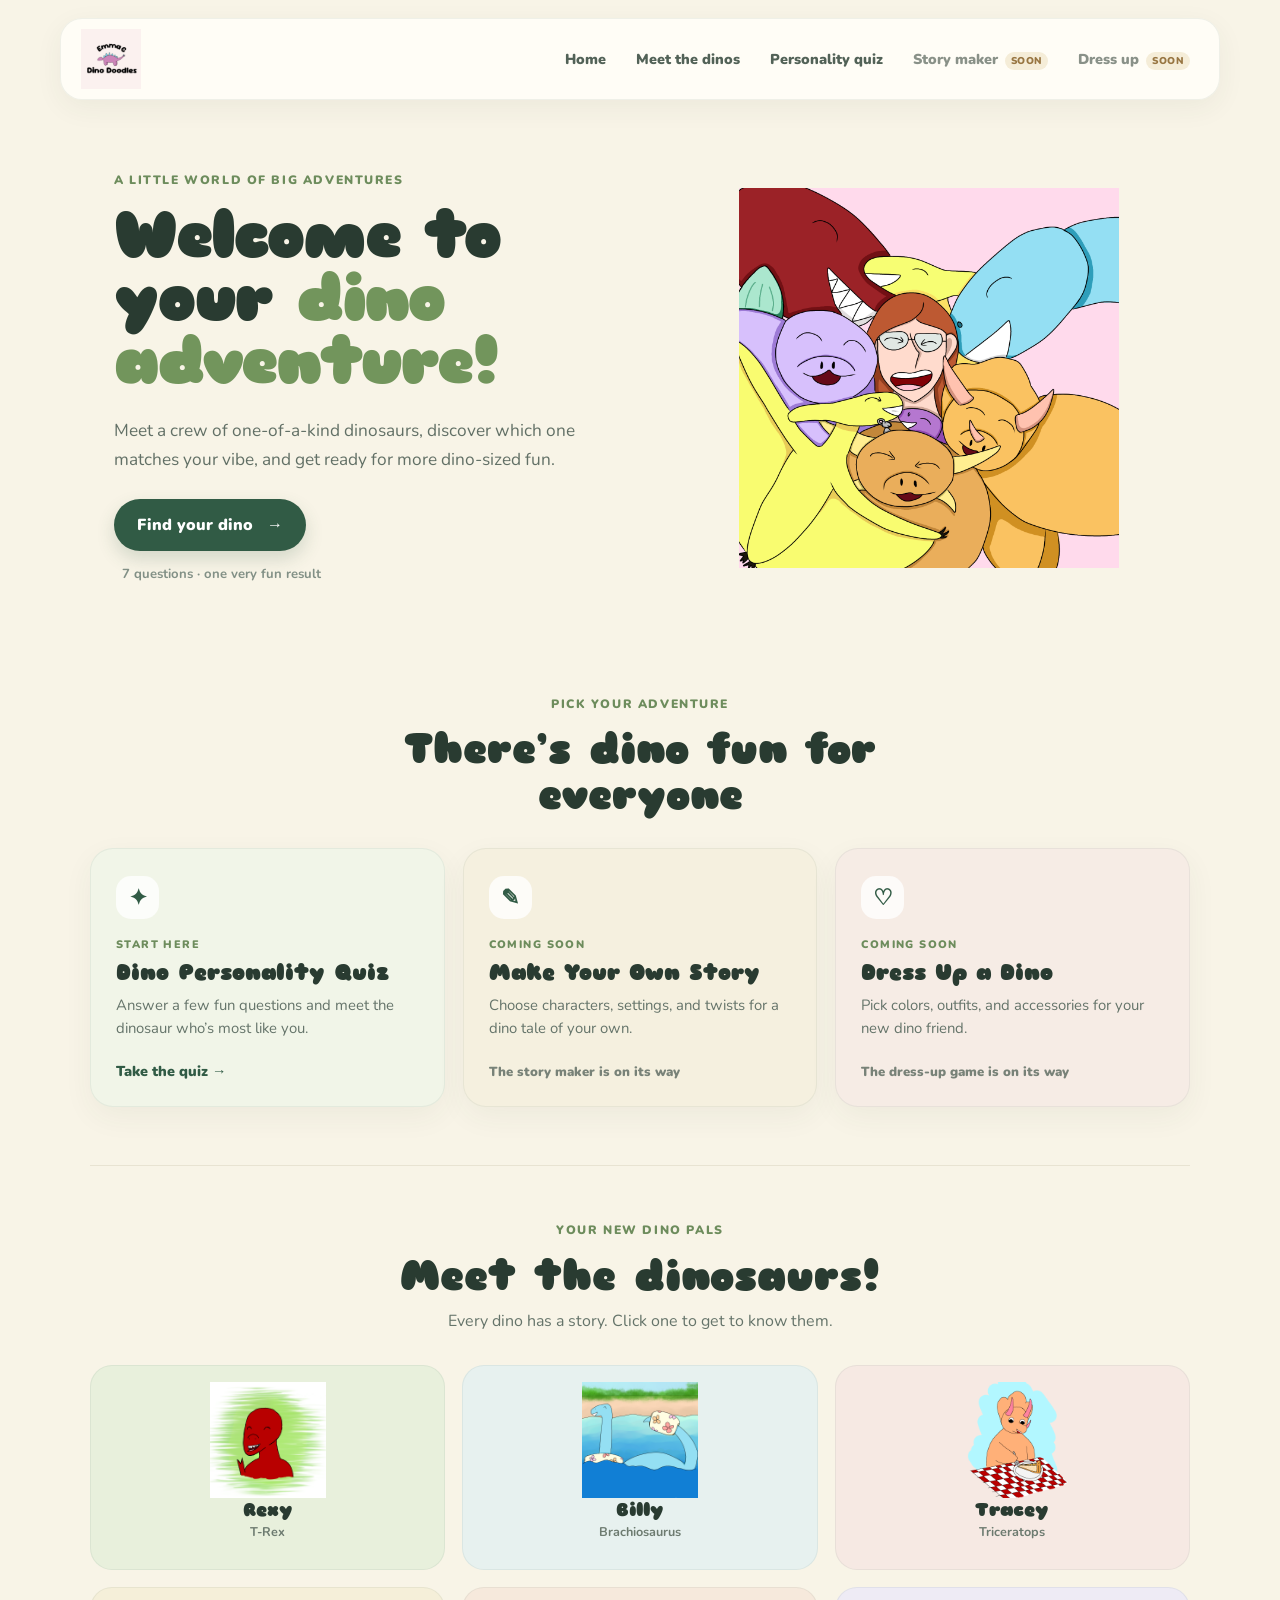
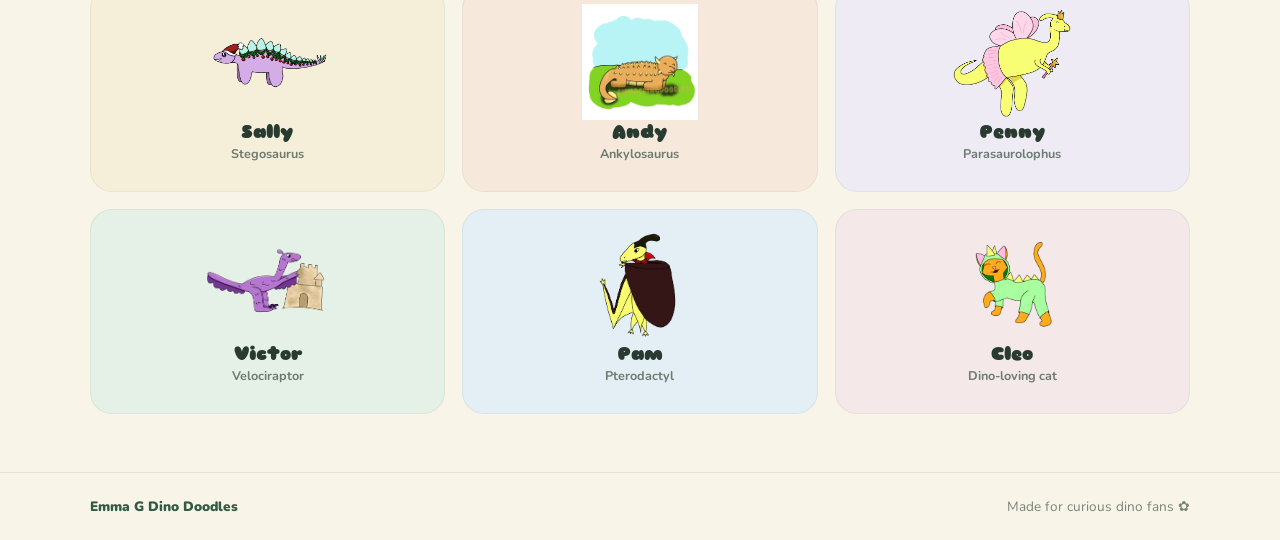
<file: index.html>
<!DOCTYPE html>
<html lang="en">
<head>
  <meta charset="UTF-8">
  <meta name="viewport" content="width=device-width, initial-scale=1.0">
  <meta name="theme-color" content="#f8f4e7">
  <meta name="description" content="Meet the Emma G Dino Doodles crew and find the dinosaur that matches your vibe.">
  <link rel="preconnect" href="https://fonts.googleapis.com">
  <link rel="preconnect" href="https://fonts.gstatic.com" crossorigin>
  <link href="https://fonts.googleapis.com/css2?family=Nunito:wght@400;600;700;800;900&family=Sniglet:wght@400;800&display=swap" rel="stylesheet">
  <link rel="stylesheet" href="style.css">
  <title>Dino World | Emma G Dino Doodles</title>
</head>
<body>
<header class="site-header">
  <a class="brand" href="index.html" aria-label="Emma G Dino Doodles home"><img src="Cream.png" alt="Emma G Dino Doodles"></a>
  <nav class="main-nav" aria-label="Main navigation">
    <a href="index.html">Home</a>
    <a href="dinos.html">Meet the dinos</a>
    <a href="quiz.html">Personality quiz</a>
    <span class="nav-soon">Story maker <span>Soon</span></span>
    <span class="nav-soon">Dress up <span>Soon</span></span>
  </nav>
</header>
<main>
  <section class="welcome-hero">
    <div class="hero-copy">
      <p class="eyebrow">A little world of big adventures</p>
      <h1>Welcome to your <span>dino adventure!</span></h1>
      <p>Meet a crew of one-of-a-kind dinosaurs, discover which one matches your vibe, and get ready for more dino-sized fun.</p>
      <a class="button" href="quiz.html">Find your dino <span aria-hidden="true">→</span></a>
      <p class="hero-note">7 questions <span aria-hidden="true">·</span> one very fun result</p>
    </div>
    <div class="hero-photo" role="img" aria-label="Dinosaur friends in a sunny prehistoric landscape">
      <img class="hero-photo" src="Dino group photo.png" alt="All the dinosaurs together with Emma for a group photo">
    </div>
  </section>
  <section class="feature-section" aria-labelledby="adventures-heading">
    <div class="section-heading"><p class="eyebrow">Pick your adventure</p><h2 id="adventures-heading">There’s dino fun for everyone</h2></div>
    <div class="feature-grid">
      <article class="feature-card feature-quiz"><span class="feature-icon" aria-hidden="true">✦</span><p class="card-kicker">Start here</p><h3>Dino Personality Quiz</h3><p>Answer a few fun questions and meet the dinosaur who’s most like you.</p><a class="text-link" href="quiz.html">Take the quiz <span aria-hidden="true">→</span></a></article>
      <article class="feature-card feature-story"><span class="feature-icon" aria-hidden="true">✎</span><p class="card-kicker">Coming soon</p><h3>Make Your Own Story</h3><p>Choose characters, settings, and twists for a dino tale of your own.</p><span class="text-link disabled-link">The story maker is on its way</span></article>
      <article class="feature-card feature-dress"><span class="feature-icon" aria-hidden="true">♡</span><p class="card-kicker">Coming soon</p><h3>Dress Up a Dino</h3><p>Pick colors, outfits, and accessories for your new dino friend.</p><span class="text-link disabled-link">The dress-up game is on its way</span></article>
    </div>
  </section>
  <section class="character-section" aria-labelledby="characters-heading">
    <div class="section-heading"><p class="eyebrow">Your new dino pals</p><h2 id="characters-heading">Meet the dinosaurs!</h2><p>Every dino has a story. Click one to get to know them.</p></div>
    <div class="character-grid">
      <a class="character-tile tile-green" href="rexy.html"><img src="Rexy.png" alt="" class="dino-image"><span class="tile-emoji" aria-hidden="true">🦖</span><span class="character-name">Rexy</span><span class="character-kind">T-Rex</span></a>
      <a class="character-tile tile-blue" href="billy.html"><img src="Billy swimming with background no logo.png" class="dino-image"><span class="character-name">Billy</span><span class="character-kind">Brachiosaurus</span></a>
      <a class="character-tile tile-pink" href="Tracey.html"><img src="Tracey eating pie.png" alt="" class="dino-image"><span class="tile-emoji" aria-hidden="true">🦕</span><span class="character-name">Tracey</span><span class="character-kind">Triceratops</span></a>
      <a class="character-tile tile-yellow" href="Sally.html"><img src="Sally Christmas.png" class="dino-image" alt=""></span><span class="character-name">Sally</span><span class="character-kind">Stegosaurus</span></a>
      <a class="character-tile tile-peach" href="Andy.html"><img src="Andy.png" alt="" class="dino-image"><span class="tile-emoji" aria-hidden="true">🦖</span><span class="character-name">Andy</span><span class="character-kind">Ankylosaurus</span></a>
      <a class="character-tile tile-lilac" href="Penny.html"><img src="Fairy princess Penny.png" class="dino-image" alt=""></span><span class="character-name">Penny</span><span class="character-kind">Parasaurolophus</span></a>
      <a class="character-tile tile-mint" href="Victor.html"><img src="Sand castle Victor.png" class="dino-image" alt=""></span><span class="character-name">Victor</span><span class="character-kind">Velociraptor</span></a>
      <a class="character-tile tile-sky" href="Pam.html"><img src="Vampire Pam.png" class="dino-image" alt=""></span><span class="character-name">Pam</span><span class="character-kind">Pterodactyl</span></a>
      <a class="character-tile tile-rose" href="Cleo.html"><img src="Cleo the Cat.png" alt="" class="dino-image"><span class="tile-emoji" aria-hidden="true">🐱</span><span class="character-name">Cleo</span><span class="character-kind">Dino-loving cat</span></a>
    </div>
  </section>
</main>
<footer class="site-footer"><a href="index.html">Emma G Dino Doodles</a><span>Made for curious dino fans <span aria-hidden="true">✿</span></span></footer>
</body>
</html>
</file>
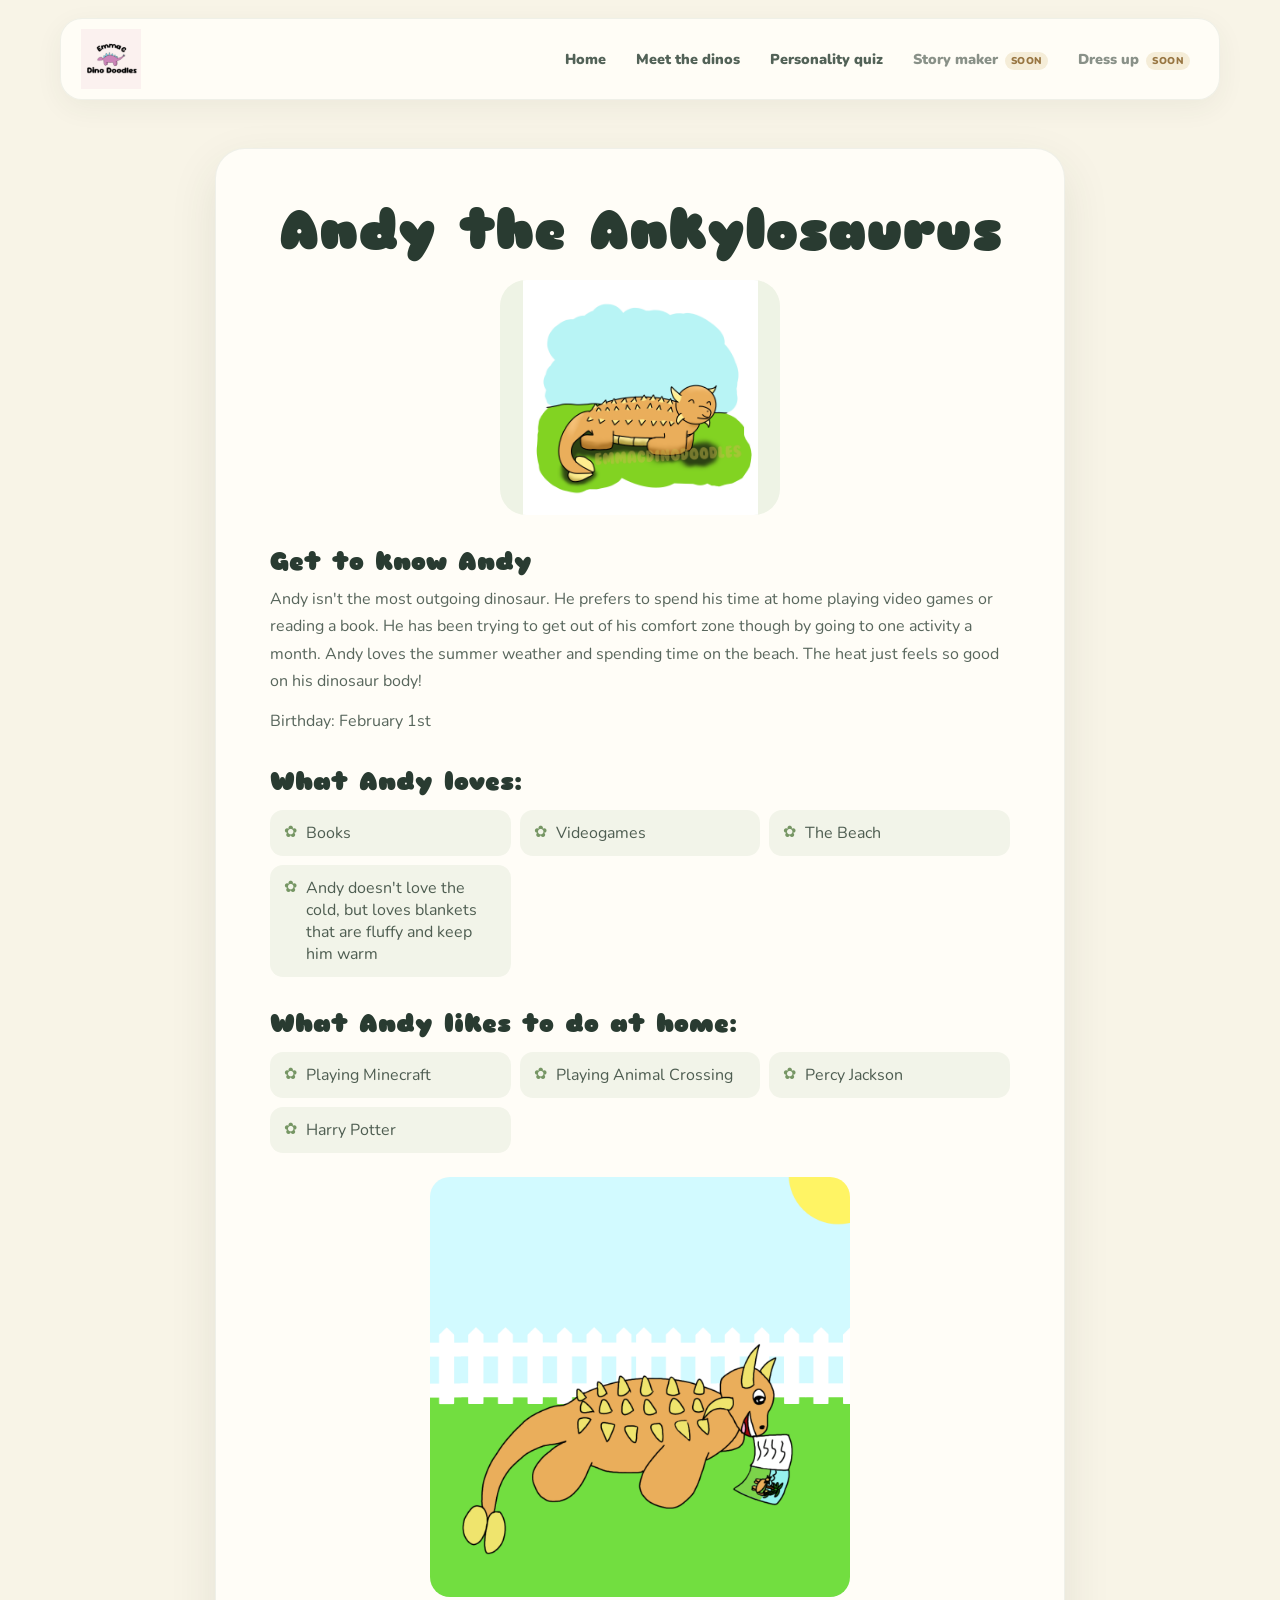
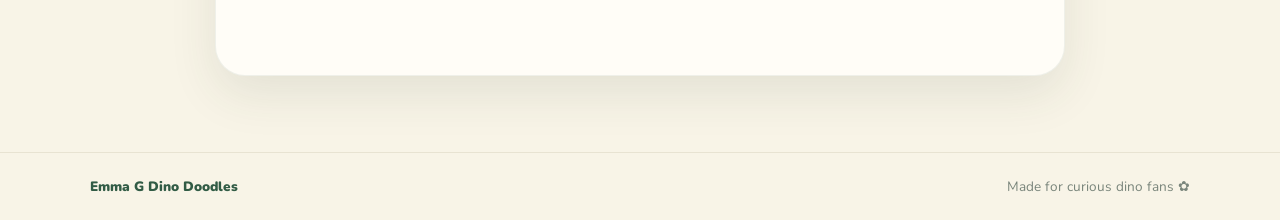
<file: Andy.html>
<!DOCTYPE html>
<html lang="en">
<head>
  <meta charset="UTF-8">
  <meta name="viewport" content="width=device-width, initial-scale=1.0">
  <meta name="theme-color" content="#f8f4e7">
  <meta name="description" content="Meet the Emma G Dino Doodles crew and find the dinosaur that matches your vibe.">
  <link rel="preconnect" href="https://fonts.googleapis.com">
  <link rel="preconnect" href="https://fonts.gstatic.com" crossorigin>
  <link href="https://fonts.googleapis.com/css2?family=Nunito:wght@400;600;700;800;900&family=Sniglet:wght@400;800&display=swap" rel="stylesheet">
  <link rel="stylesheet" href="style.css">
  <title>Andy | Dino World</title>
</head>
<body>
<header class="site-header">
  <a class="brand" href="index.html" aria-label="Emma G Dino Doodles home"><img src="Cream.png" alt="Emma G Dino Doodles"></a>
  <nav class="main-nav" aria-label="Main navigation">
    <a href="index.html">Home</a>
    <a href="dinos.html">Meet the dinos</a>
    <a href="quiz.html">Personality quiz</a>
    <span class="nav-soon">Story maker <span>Soon</span></span>
    <span class="nav-soon">Dress up <span>Soon</span></span>
  </nav>
</header>
<main class="profile-main"><article class="profile-card">
  <h1>Andy the Ankylosaurus</h1>
  <img src="Andy.png" alt="Andy the Ankylosaurus">
  <h2>Get to know Andy</h2>
  <p>Andy isn't the most outgoing dinosaur. He prefers to spend his time at home playing video games or reading a book. 
    He has been trying to get out of his comfort zone though by going to one activity a month. 
    Andy loves the summer weather and spending time on the beach. 
    The heat just feels so good on his dinosaur body!</p>

  <p>Birthday: February 1st</p>

  <h2>What Andy loves:</h2>
  <ul>
    <li>Books</li>
    <li>Videogames</li>
    <li>The Beach</li>
    <li>Andy doesn't love the cold, but loves blankets that are fluffy and keep him warm</li>
  </ul>

  <h2>What Andy likes to do at home:</h2>
  <ul>
    <li>Playing Minecraft</li>
    <li>Playing Animal Crossing</li>
    <li>Percy Jackson</li>
    <li>Harry Potter</li>
  </ul>

  <img class="profile-extra-image" src="Andy reading.png" alt="Andy reading a book">


</article></main>
<footer class="site-footer"><a href="index.html">Emma G Dino Doodles</a><span>Made for curious dino fans <span aria-hidden="true">✿</span></span></footer>
</body>
</html>
</file>
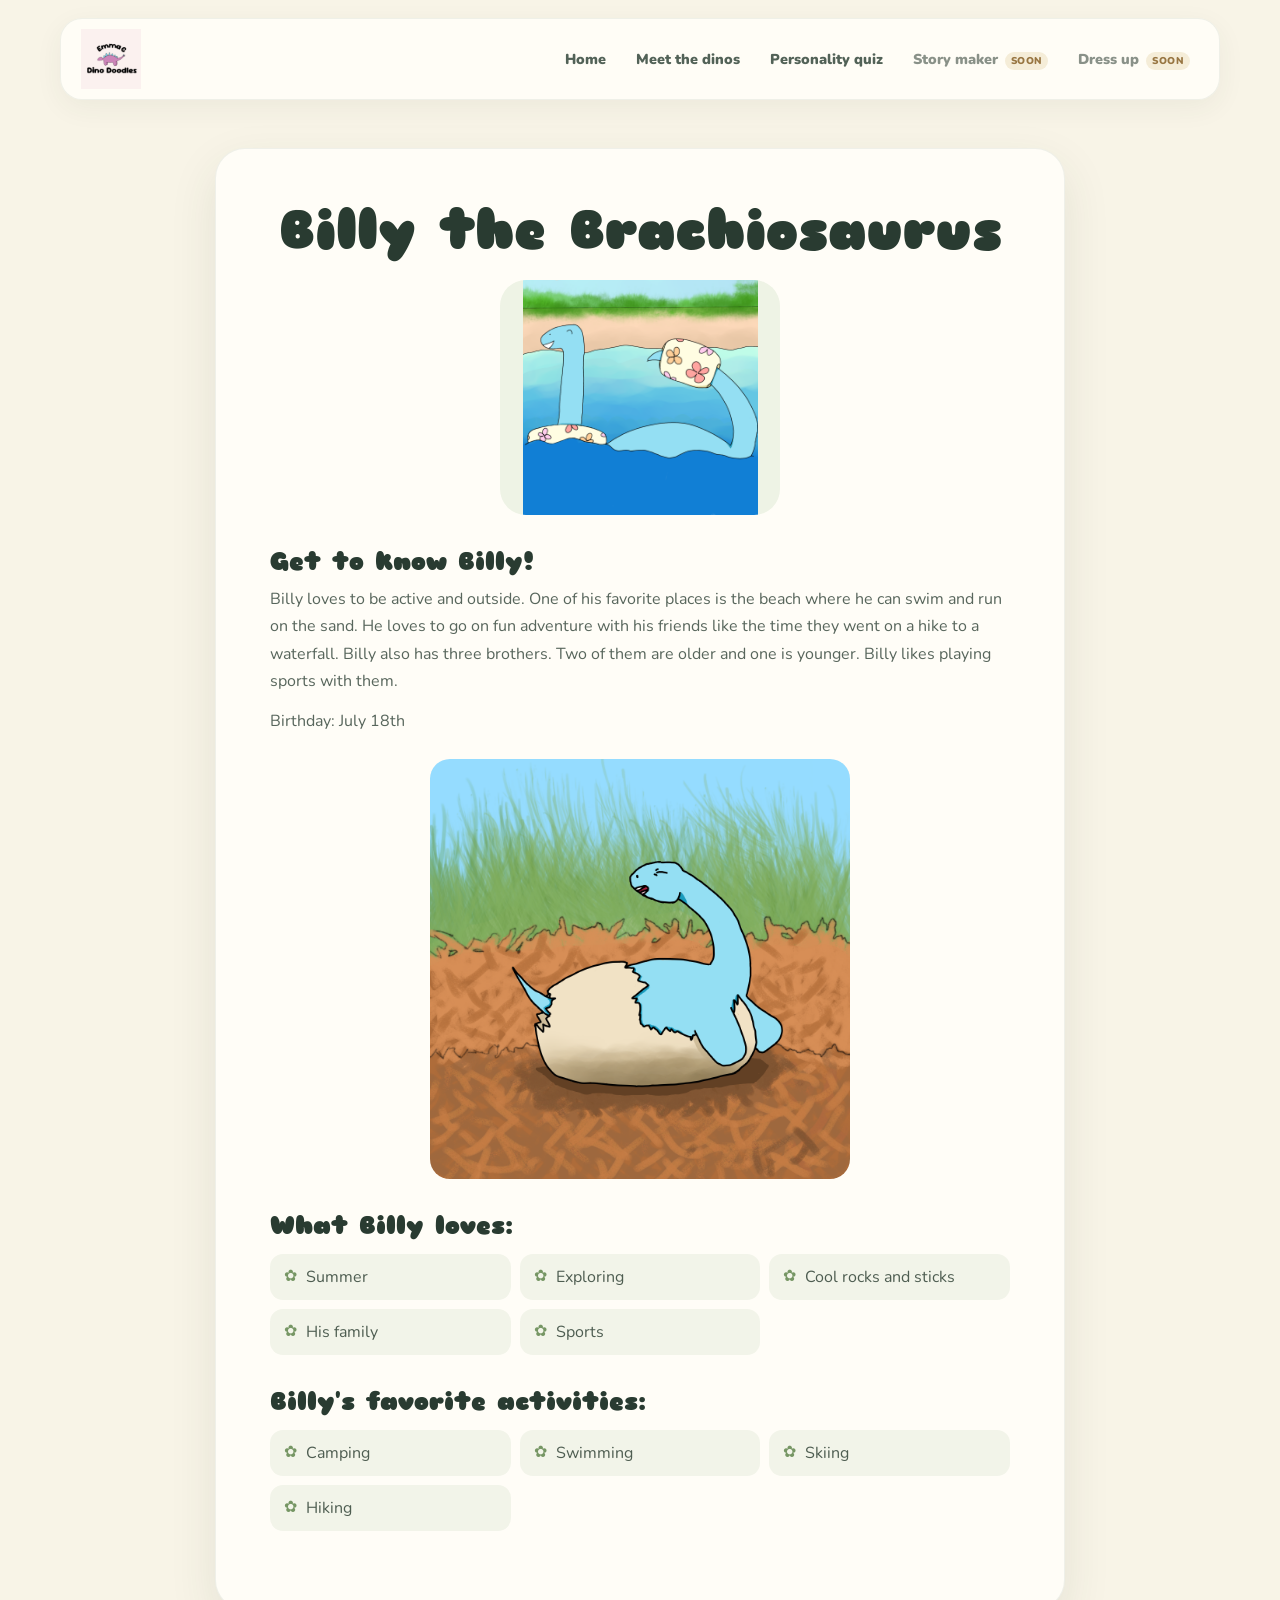
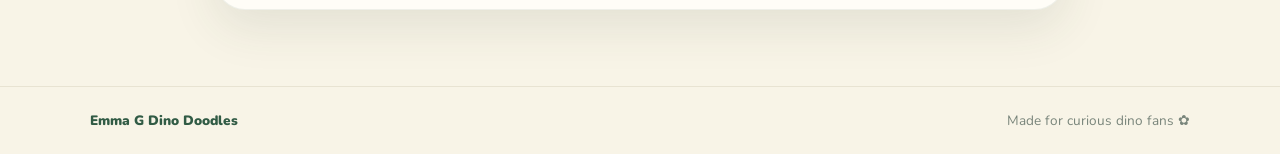
<file: billy.html>
<!DOCTYPE html>
<html lang="en">
<head>
  <meta charset="UTF-8">
  <meta name="viewport" content="width=device-width, initial-scale=1.0">
  <meta name="theme-color" content="#f8f4e7">
  <meta name="description" content="Meet the Emma G Dino Doodles crew and find the dinosaur that matches your vibe.">
  <link rel="preconnect" href="https://fonts.googleapis.com">
  <link rel="preconnect" href="https://fonts.gstatic.com" crossorigin>
  <link href="https://fonts.googleapis.com/css2?family=Nunito:wght@400;600;700;800;900&family=Sniglet:wght@400;800&display=swap" rel="stylesheet">
  <link rel="stylesheet" href="style.css">
  <title>Billy | Dino World</title>
</head>
<body>
<header class="site-header">
  <a class="brand" href="index.html" aria-label="Emma G Dino Doodles home"><img src="Cream.png" alt="Emma G Dino Doodles"></a>
  <nav class="main-nav" aria-label="Main navigation">
    <a href="index.html">Home</a>
    <a href="dinos.html">Meet the dinos</a>
    <a href="quiz.html">Personality quiz</a>
    <span class="nav-soon">Story maker <span>Soon</span></span>
    <span class="nav-soon">Dress up <span>Soon</span></span>
  </nav>
</header>
<main class="profile-main"><article class="profile-card">

    <h1>Billy the Brachiosaurus</h1>
    <img src="Billy swimming with background no logo.png" alt="Billy Swimming with pool floaties">
    <h2>Get to know Billy!</h2>
    <p>Billy loves to be active and outside. One of his favorite places is the beach where he can swim and run on the sand. He loves to go on fun adventure with his friends like the time they went on a hike to a waterfall. Billy also has three brothers. Two of them are older and one is younger. Billy likes playing sports with them.</p>
    <p>Birthday: July 18th</p>
    <img src="Billy as a Baby.png" alt="Billy as a baby">
    <h2>What Billy loves:</h2>
    <ul>
        <li>Summer</li>
        <li>Exploring</li>
        <li>Cool rocks and sticks</li>
        <li>His family</li>
        <li>Sports</li>
    </ul>
    <h2>Billy's favorite activities:</h2>
    <ul>
        <li>Camping</li>
        <li>Swimming</li>
        <li>Skiing</li>
        <li>Hiking</li>
    </ul>
    

</article></main>
<footer class="site-footer"><a href="index.html">Emma G Dino Doodles</a><span>Made for curious dino fans <span aria-hidden="true">✿</span></span></footer>
</body>
</html>
</file>
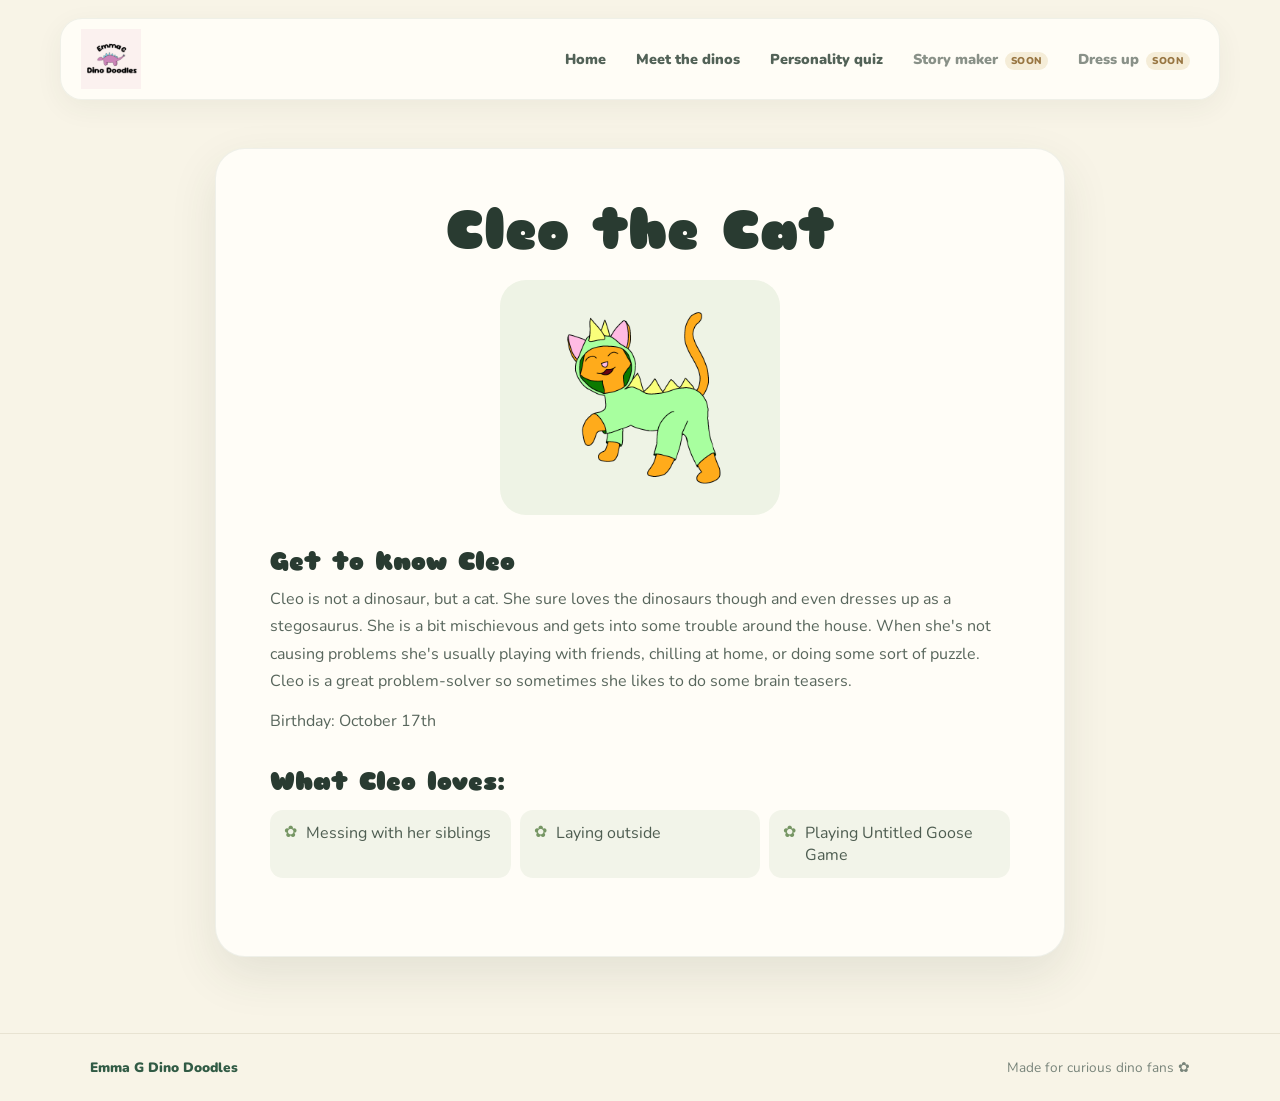
<file: Cleo.html>
<!DOCTYPE html>
<html lang="en">
<head>
  <meta charset="UTF-8">
  <meta name="viewport" content="width=device-width, initial-scale=1.0">
  <meta name="theme-color" content="#f8f4e7">
  <meta name="description" content="Meet the Emma G Dino Doodles crew and find the dinosaur that matches your vibe.">
  <link rel="preconnect" href="https://fonts.googleapis.com">
  <link rel="preconnect" href="https://fonts.gstatic.com" crossorigin>
  <link href="https://fonts.googleapis.com/css2?family=Nunito:wght@400;600;700;800;900&family=Sniglet:wght@400;800&display=swap" rel="stylesheet">
  <link rel="stylesheet" href="style.css">
  <title>Cleo | Dino World</title>
</head>
<body>
<header class="site-header">
  <a class="brand" href="index.html" aria-label="Emma G Dino Doodles home"><img src="Cream.png" alt="Emma G Dino Doodles"></a>
  <nav class="main-nav" aria-label="Main navigation">
    <a href="index.html">Home</a>
    <a href="dinos.html">Meet the dinos</a>
    <a href="quiz.html">Personality quiz</a>
    <span class="nav-soon">Story maker <span>Soon</span></span>
    <span class="nav-soon">Dress up <span>Soon</span></span>
  </nav>
</header>
<main class="profile-main"><article class="profile-card">

  <h1>Cleo the Cat</h1>
  <img src="Cleo the Cat.png" alt="Cleo the Cat">

  <h2>Get to know Cleo</h2>
  <p>Cleo is not a dinosaur, but a cat. She sure loves the dinosaurs though and even dresses up as a stegosaurus. 
    She is a bit mischievous and gets into some trouble around the house. 
    When she's not causing problems she's usually playing with friends, chilling at home, or doing some sort of puzzle. 
    Cleo is a great problem-solver so sometimes she likes to do some brain teasers.</p>

  <p>Birthday: October 17th</p> 

  <h2>What Cleo loves:</h2>
  <ul>
    <li>Messing with her siblings</li>
    <li>Laying outside</li>
    <li>Playing Untitled Goose Game</li>
  </ul>

</article></main>
<footer class="site-footer"><a href="index.html">Emma G Dino Doodles</a><span>Made for curious dino fans <span aria-hidden="true">✿</span></span></footer>
</body>
</html>
</file>
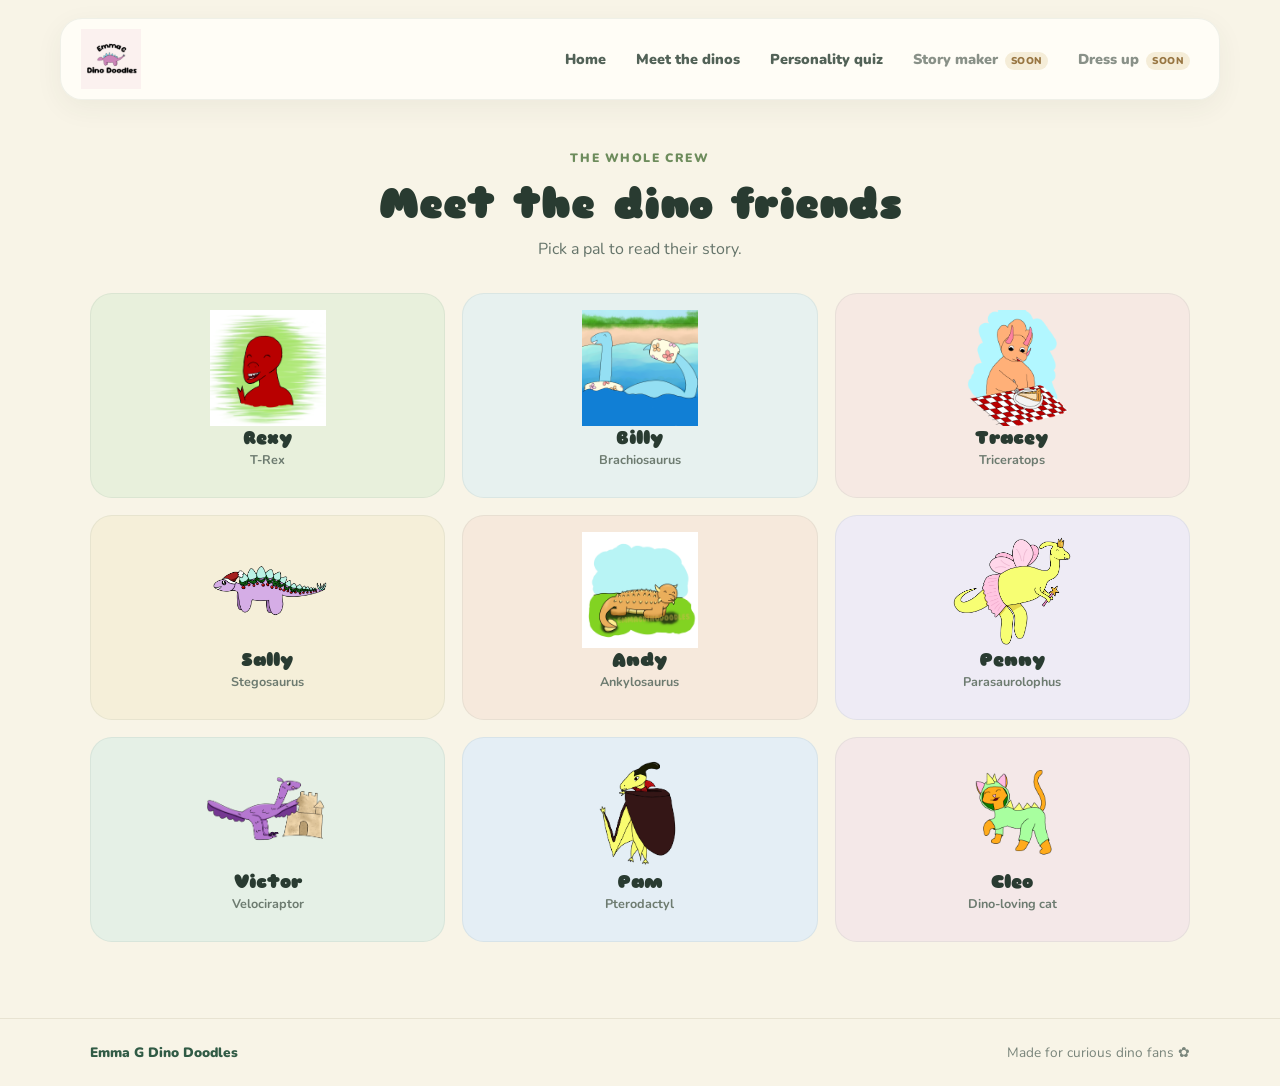
<file: dinos.html>
<!DOCTYPE html>
<html lang="en">
<head>
  <meta charset="UTF-8">
  <meta name="viewport" content="width=device-width, initial-scale=1.0">
  <meta name="theme-color" content="#f8f4e7">
  <meta name="description" content="Meet the Emma G Dino Doodles crew and find the dinosaur that matches your vibe.">
  <link rel="preconnect" href="https://fonts.googleapis.com">
  <link rel="preconnect" href="https://fonts.gstatic.com" crossorigin>
  <link href="https://fonts.googleapis.com/css2?family=Nunito:wght@400;600;700;800;900&family=Sniglet:wght@400;800&display=swap" rel="stylesheet">
  <link rel="stylesheet" href="style.css">
  <title>Meet the Dino Crew | Dino World</title>
</head>
<body>
<header class="site-header">
  <a class="brand" href="index.html" aria-label="Emma G Dino Doodles home"><img src="Cream.png" alt="Emma G Dino Doodles"></a>
  <nav class="main-nav" aria-label="Main navigation">
    <a href="index.html">Home</a>
    <a href="dinos.html">Meet the dinos</a>
    <a href="quiz.html">Personality quiz</a>
    <span class="nav-soon">Story maker <span>Soon</span></span>
    <span class="nav-soon">Dress up <span>Soon</span></span>
  </nav>
</header>
<main class="directory-page">
  <section class="section-heading"><p class="eyebrow">The whole crew</p><h1>Meet the dino friends</h1><p>Pick a pal to read their story.</p></section>
  <div class="character-grid">
      <a class="character-tile tile-green" href="rexy.html"><img src="Rexy.png" alt="" class="dino-image"><span class="tile-emoji" aria-hidden="true">🦖</span><span class="character-name">Rexy</span><span class="character-kind">T-Rex</span></a>
      <a class="character-tile tile-blue" href="billy.html"><img src="Billy swimming with background no logo.png" class="dino-image"><span class="character-name">Billy</span><span class="character-kind">Brachiosaurus</span></a>
      <a class="character-tile tile-pink" href="Tracey.html"><img src="Tracey eating pie.png" alt="" class="dino-image"><span class="tile-emoji" aria-hidden="true">🦕</span><span class="character-name">Tracey</span><span class="character-kind">Triceratops</span></a>
      <a class="character-tile tile-yellow" href="Sally.html"><img src="Sally Christmas.png" class="dino-image" alt=""></span><span class="character-name">Sally</span><span class="character-kind">Stegosaurus</span></a>
      <a class="character-tile tile-peach" href="Andy.html"><img src="Andy.png" alt="" class="dino-image"><span class="tile-emoji" aria-hidden="true">🦖</span><span class="character-name">Andy</span><span class="character-kind">Ankylosaurus</span></a>
      <a class="character-tile tile-lilac" href="Penny.html"><img src="Fairy princess Penny.png" class="dino-image" alt=""></span><span class="character-name">Penny</span><span class="character-kind">Parasaurolophus</span></a>
      <a class="character-tile tile-mint" href="Victor.html"><img src="Sand castle Victor.png" class="dino-image" alt=""></span><span class="character-name">Victor</span><span class="character-kind">Velociraptor</span></a>
      <a class="character-tile tile-sky" href="Pam.html"><img src="Vampire Pam.png" class="dino-image" alt=""></span><span class="character-name">Pam</span><span class="character-kind">Pterodactyl</span></a>
      <a class="character-tile tile-rose" href="Cleo.html"><img src="Cleo the Cat.png" alt="" class="dino-image"><span class="tile-emoji" aria-hidden="true">🐱</span><span class="character-name">Cleo</span><span class="character-kind">Dino-loving cat</span></a>
    </div>
</main>
<footer class="site-footer"><a href="index.html">Emma G Dino Doodles</a><span>Made for curious dino fans <span aria-hidden="true">✿</span></span></footer>
</body>
</html>
</file>
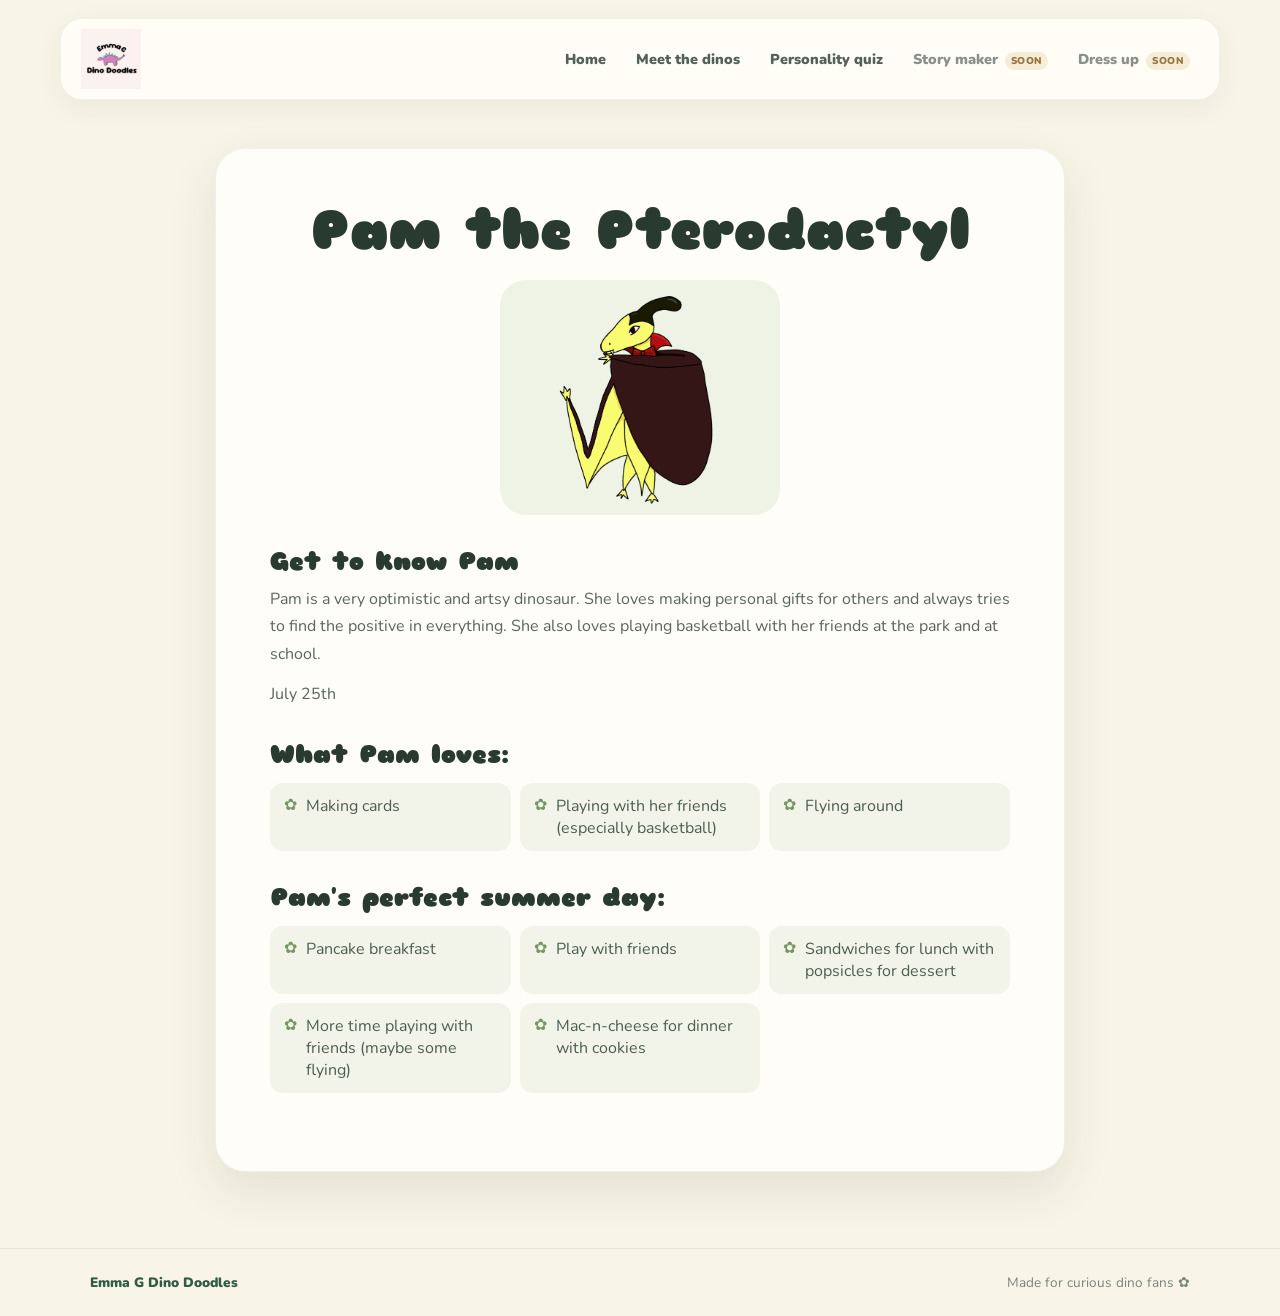
<file: Pam.html>
<!DOCTYPE html>
<html lang="en">
<head>
  <meta charset="UTF-8">
  <meta name="viewport" content="width=device-width, initial-scale=1.0">
  <meta name="theme-color" content="#f8f4e7">
  <meta name="description" content="Meet the Emma G Dino Doodles crew and find the dinosaur that matches your vibe.">
  <link rel="preconnect" href="https://fonts.googleapis.com">
  <link rel="preconnect" href="https://fonts.gstatic.com" crossorigin>
  <link href="https://fonts.googleapis.com/css2?family=Nunito:wght@400;600;700;800;900&family=Sniglet:wght@400;800&display=swap" rel="stylesheet">
  <link rel="stylesheet" href="style.css">
  <title>Pam | Dino World</title>
</head>
<body>
<header class="site-header">
  <a class="brand" href="index.html" aria-label="Emma G Dino Doodles home"><img src="Cream.png" alt="Emma G Dino Doodles"></a>
  <nav class="main-nav" aria-label="Main navigation">
    <a href="index.html">Home</a>
    <a href="dinos.html">Meet the dinos</a>
    <a href="quiz.html">Personality quiz</a>
    <span class="nav-soon">Story maker <span>Soon</span></span>
    <span class="nav-soon">Dress up <span>Soon</span></span>
  </nav>
</header>
<main class="profile-main"><article class="profile-card">

  <h1>Pam the Pterodactyl</h1>
  <img src="Vampire Pam.png" alt="">

  <h2>Get to know Pam</h2>
  <p>Pam is a very optimistic and artsy dinosaur. She loves making personal gifts for others and always tries to find the positive in everything.
    She also loves playing basketball with her friends at the park and at school.</p>
  <p>July 25th</p>

  <h2>What Pam loves:</h2>
  <ul>
    <li>Making cards</li>
    <li>Playing with her friends (especially basketball)</li>
    <li>Flying around</li>
  </ul>

  <h2>Pam's perfect summer day:</h2>
  <ul>
    <li>Pancake breakfast</li>
    <li>Play with friends</li>
    <li>Sandwiches for lunch with popsicles for dessert</li>
    <li>More time playing with friends (maybe some flying)</li>
    <li>Mac-n-cheese for dinner with cookies</li>
  </ul>


</article></main>
<footer class="site-footer"><a href="index.html">Emma G Dino Doodles</a><span>Made for curious dino fans <span aria-hidden="true">✿</span></span></footer>
</body>
</html>
</file>
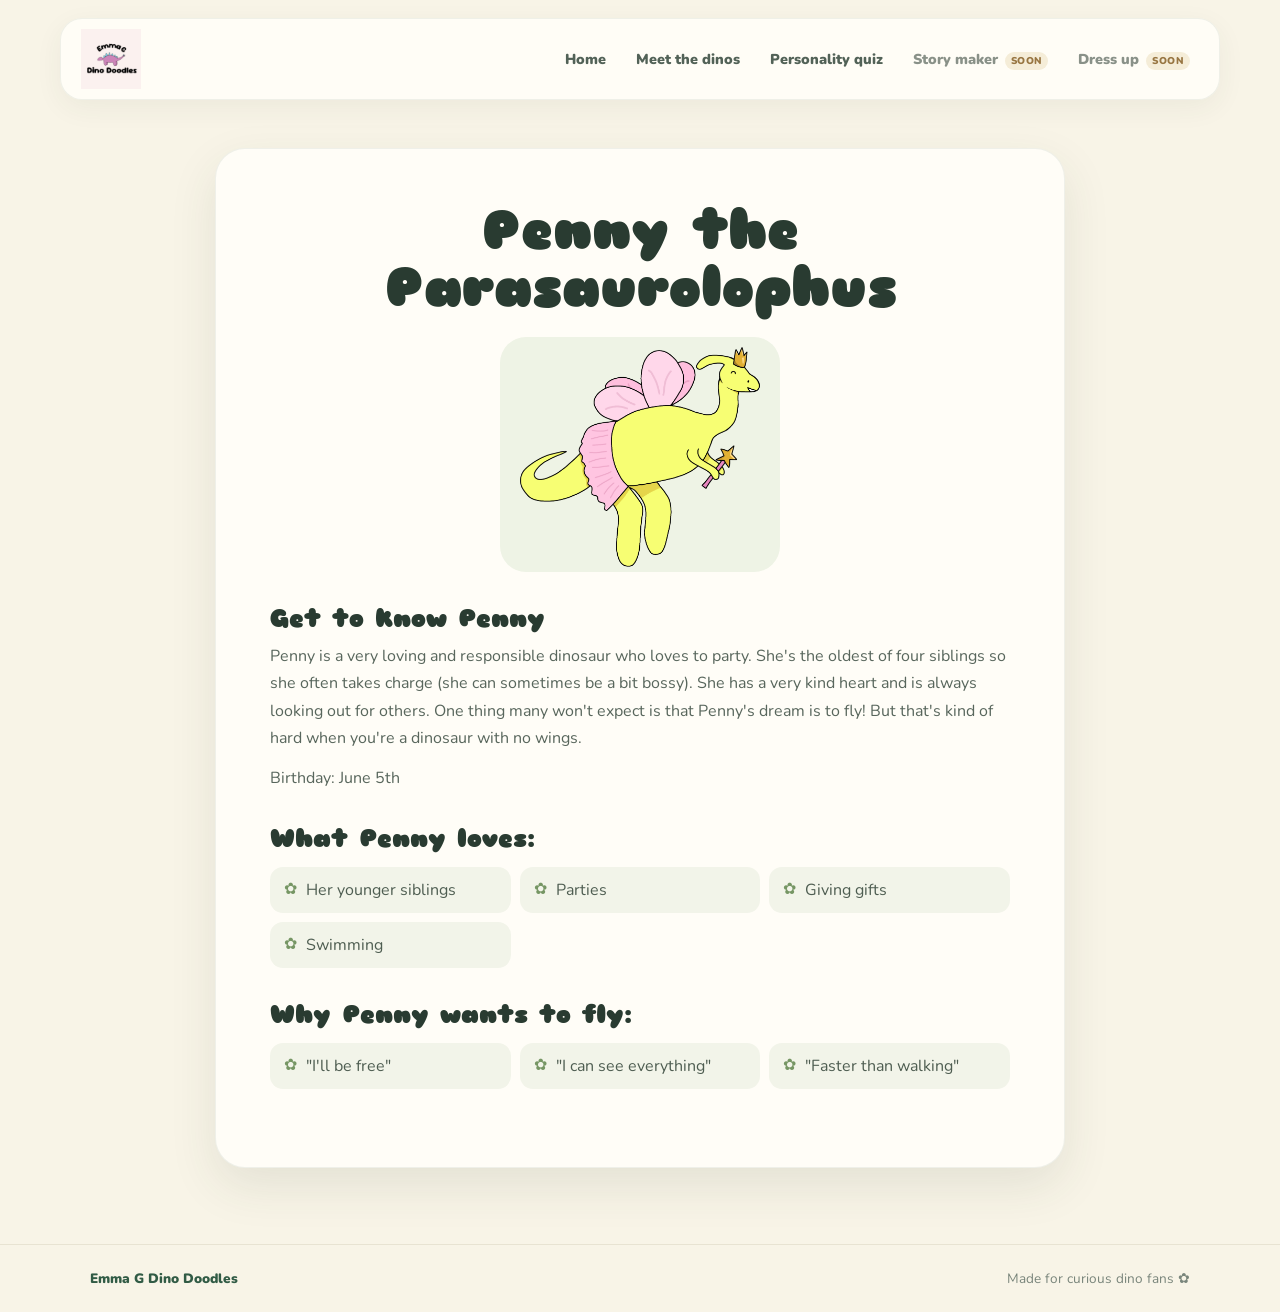
<file: Penny.html>
<!DOCTYPE html>
<html lang="en">
<head>
  <meta charset="UTF-8">
  <meta name="viewport" content="width=device-width, initial-scale=1.0">
  <meta name="theme-color" content="#f8f4e7">
  <meta name="description" content="Meet the Emma G Dino Doodles crew and find the dinosaur that matches your vibe.">
  <link rel="preconnect" href="https://fonts.googleapis.com">
  <link rel="preconnect" href="https://fonts.gstatic.com" crossorigin>
  <link href="https://fonts.googleapis.com/css2?family=Nunito:wght@400;600;700;800;900&family=Sniglet:wght@400;800&display=swap" rel="stylesheet">
  <link rel="stylesheet" href="style.css">
  <title>Penny | Dino World</title>
</head>
<body>
<header class="site-header">
  <a class="brand" href="index.html" aria-label="Emma G Dino Doodles home"><img src="Cream.png" alt="Emma G Dino Doodles"></a>
  <nav class="main-nav" aria-label="Main navigation">
    <a href="index.html">Home</a>
    <a href="dinos.html">Meet the dinos</a>
    <a href="quiz.html">Personality quiz</a>
    <span class="nav-soon">Story maker <span>Soon</span></span>
    <span class="nav-soon">Dress up <span>Soon</span></span>
  </nav>
</header>
<main class="profile-main"><article class="profile-card">
  
  <h1>Penny the Parasaurolophus</h1>
  <img src="Fairy princess Penny.png" alt="">

  <h2>Get to know Penny</h2>
  <p>Penny is a very loving and responsible dinosaur who loves to party. She's the oldest of four siblings so she often takes charge (she can sometimes be a bit bossy). 
    She has a very kind heart and is always looking out for others. One thing many won't expect is that Penny's dream is to fly! But that's kind of hard when you're a dinosaur with no wings.</p>

  <p>Birthday: June 5th</p>

  <h2>What Penny loves:</h2>
  <ul>
    <li>Her younger siblings</li>
    <li>Parties</li>
    <li>Giving gifts</li>
    <li>Swimming</li>
  </ul>

  <h2>Why Penny wants to fly:</h2>
  <ul>
    <li>"I'll be free"</li>
    <li>"I can see everything"</li>
    <li>"Faster than walking"</li>
  </ul>


</article></main>
<footer class="site-footer"><a href="index.html">Emma G Dino Doodles</a><span>Made for curious dino fans <span aria-hidden="true">✿</span></span></footer>
</body>
</html>
</file>
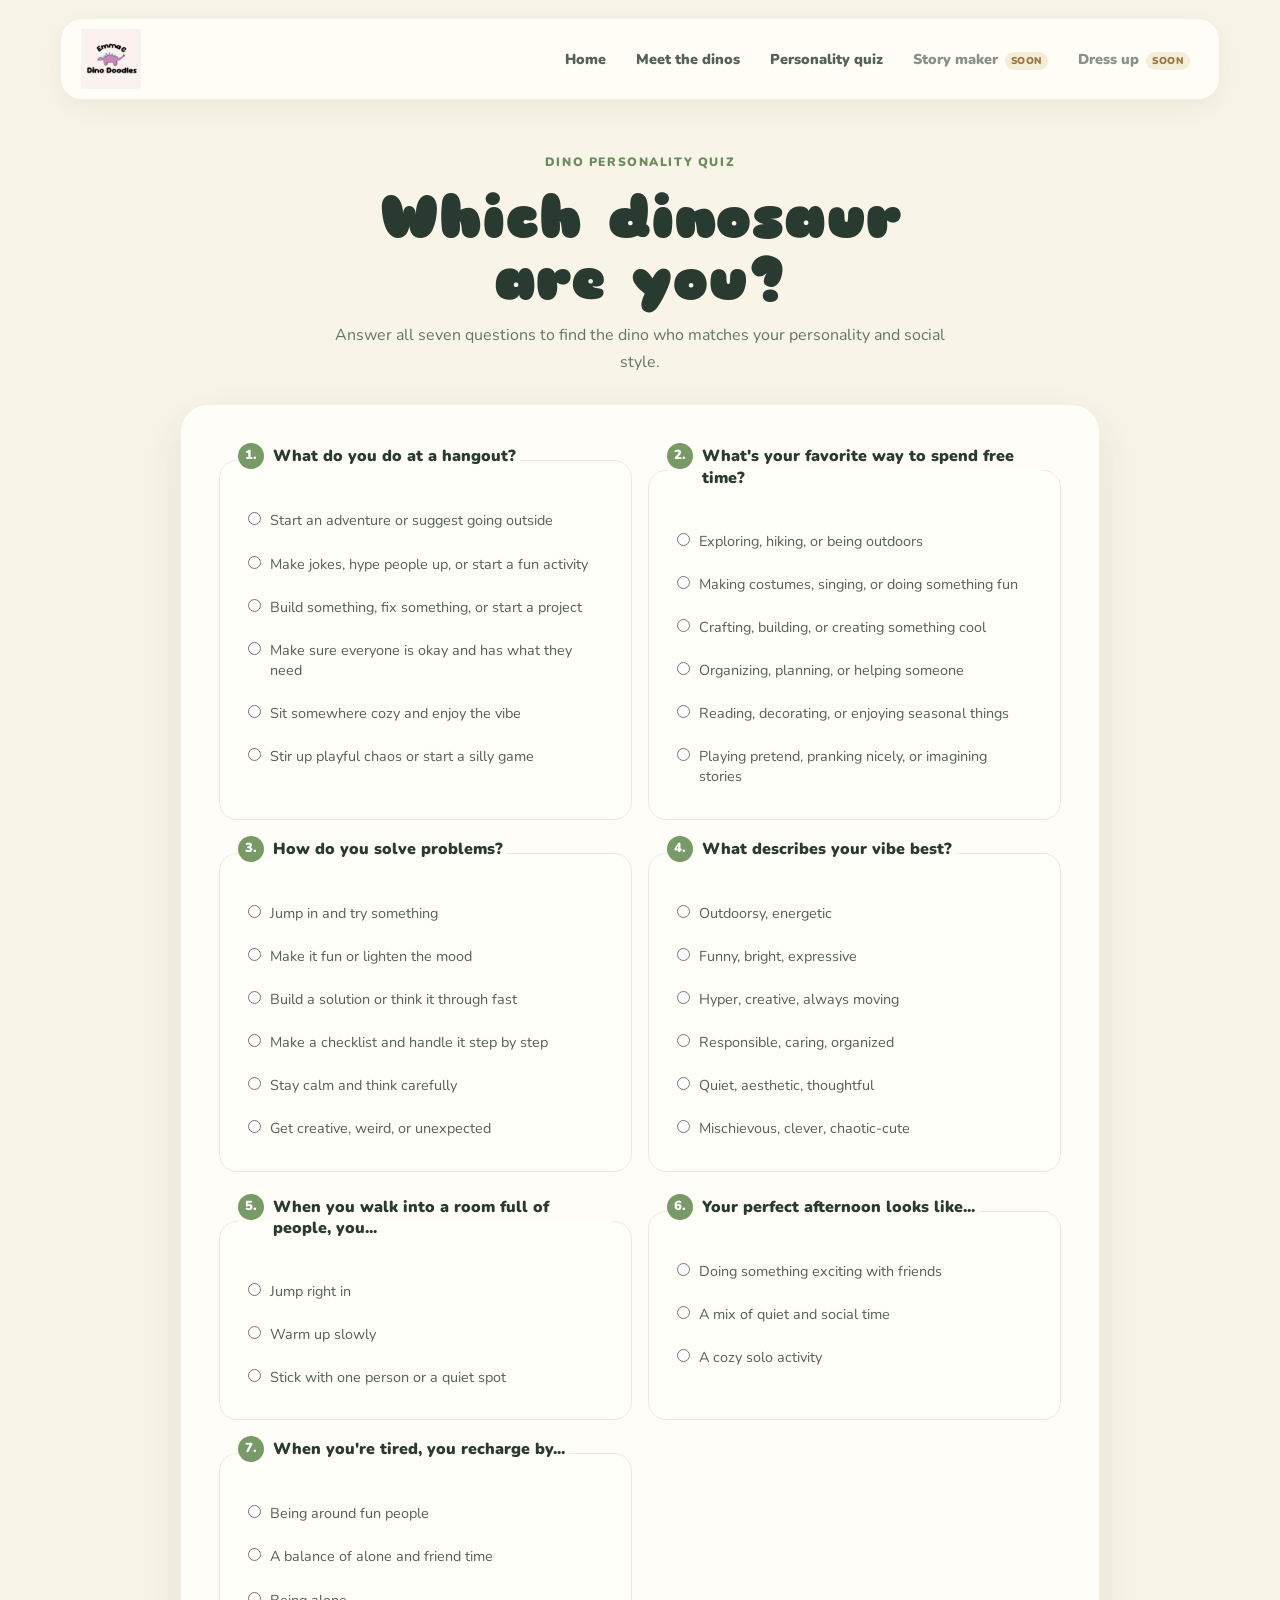
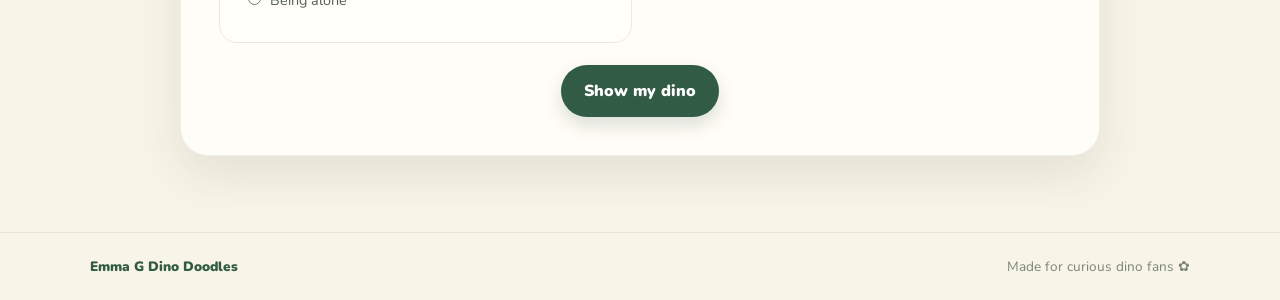
<file: quiz.html>
<!DOCTYPE html>
<html lang="en">
<head>
  <meta charset="UTF-8">
  <meta name="viewport" content="width=device-width, initial-scale=1.0">
  <meta name="theme-color" content="#f8f4e7">
  <meta name="description" content="Meet the Emma G Dino Doodles crew and find the dinosaur that matches your vibe.">
  <link rel="preconnect" href="https://fonts.googleapis.com">
  <link rel="preconnect" href="https://fonts.gstatic.com" crossorigin>
  <link href="https://fonts.googleapis.com/css2?family=Nunito:wght@400;600;700;800;900&family=Sniglet:wght@400;800&display=swap" rel="stylesheet">
  <link rel="stylesheet" href="style.css">
  <title>Which Dinosaur Are You? | Dino World</title>
  <script src="quiz.js" defer></script>
</head>
<body>
<header class="site-header">
  <a class="brand" href="index.html" aria-label="Emma G Dino Doodles home"><img src="Cream.png" alt="Emma G Dino Doodles"></a>
  <nav class="main-nav" aria-label="Main navigation">
    <a href="index.html">Home</a>
    <a href="dinos.html">Meet the dinos</a>
    <a href="quiz.html">Personality quiz</a>
    <span class="nav-soon">Story maker <span>Soon</span></span>
    <span class="nav-soon">Dress up <span>Soon</span></span>
  </nav>
</header>
<main class="quiz-page">
    <section class="quiz-intro">
      <p class="eyebrow">Dino Personality Quiz</p>
      <h1>Which dinosaur are you?</h1>
      <p>Answer all seven questions to find the dino who matches your personality and social style.</p>
    </section>

    <form class="quiz-card" id="quizForm">
      <section class="quiz-part">
        

        <fieldset>
          <legend>
            <span class="question-number">1.</span> 
            <span class="question-text">What do you do at a hangout?</span>
          </legend>
          <label><input type="radio" name="personality1" value="adventurer" required> Start an adventure or suggest going outside</label>
          <label><input type="radio" name="personality1" value="funMaker"> Make jokes, hype people up, or start a fun activity</label>
          <label><input type="radio" name="personality1" value="builder"> Build something, fix something, or start a project</label>
          <label><input type="radio" name="personality1" value="caretaker"> Make sure everyone is okay and has what they need</label>
          <label><input type="radio" name="personality1" value="aestheticThinker"> Sit somewhere cozy and enjoy the vibe</label>
          <label><input type="radio" name="personality1" value="chaos"> Stir up playful chaos or start a silly game</label>
        </fieldset>

        <fieldset>
          <legend>
            <span class="question-number">2.</span> 
            <span class="question-text">What's your favorite way to spend free time?</span>
          </legend>
          <label><input type="radio" name="personality2" value="adventurer" required> Exploring, hiking, or being outdoors</label>
          <label><input type="radio" name="personality2" value="funMaker"> Making costumes, singing, or doing something fun</label>
          <label><input type="radio" name="personality2" value="builder"> Crafting, building, or creating something cool</label>
          <label><input type="radio" name="personality2" value="caretaker"> Organizing, planning, or helping someone</label>
          <label><input type="radio" name="personality2" value="aestheticThinker"> Reading, decorating, or enjoying seasonal things</label>
          <label><input type="radio" name="personality2" value="chaos"> Playing pretend, pranking nicely, or imagining stories</label>
        </fieldset>

        <fieldset>
          <legend>
            <span class="question-number">3.</span>
            <span class="question-text">How do you solve problems?</span>
          </legend>
          <label><input type="radio" name="personality3" value="adventurer" required> Jump in and try something</label>
          <label><input type="radio" name="personality3" value="funMaker"> Make it fun or lighten the mood</label>
          <label><input type="radio" name="personality3" value="builder"> Build a solution or think it through fast</label>
          <label><input type="radio" name="personality3" value="caretaker"> Make a checklist and handle it step by step</label>
          <label><input type="radio" name="personality3" value="aestheticThinker"> Stay calm and think carefully</label>
          <label><input type="radio" name="personality3" value="chaos"> Get creative, weird, or unexpected</label>
        </fieldset>

        <fieldset>
          <legend>
            <span class="question-number">4.</span> 
            <span class="question-text">What describes your vibe best? </span>
          </legend>
          <label><input type="radio" name="personality4" value="adventurer" required> Outdoorsy, energetic</label>
          <label><input type="radio" name="personality4" value="funMaker"> Funny, bright, expressive</label>
          <label><input type="radio" name="personality4" value="builder"> Hyper, creative, always moving</label>
          <label><input type="radio" name="personality4" value="caretaker"> Responsible, caring, organized</label>
          <label><input type="radio" name="personality4" value="aestheticThinker"> Quiet, aesthetic, thoughtful</label>
          <label><input type="radio" name="personality4" value="chaos"> Mischievous, clever, chaotic-cute</label>
        </fieldset>
      </section>

      <section class="quiz-part">

        <fieldset>
          <legend>
            <span class="question-number">5.</span> 
            <span class="question-text">When you walk into a room full of people, you... </span>
          </legend>
          <label><input type="radio" name="social1" value="yellow" required> Jump right in</label>
          <label><input type="radio" name="social1" value="green"> Warm up slowly</label>
          <label><input type="radio" name="social1" value="blue"> Stick with one person or a quiet spot</label>
        </fieldset>

        <fieldset>
          <legend>
            <span class="question-number">6.</span> 
            <span class="question-text">Your perfect afternoon looks like...</span>
          </legend>
          <label><input type="radio" name="social2" value="yellow" required> Doing something exciting with friends</label>
          <label><input type="radio" name="social2" value="green"> A mix of quiet and social time</label>
          <label><input type="radio" name="social2" value="blue"> A cozy solo activity</label>
        </fieldset>

        <fieldset>
          <legend>
            <span class="question-number">7.</span> 
            <span class="question-text">When you're tired, you recharge by...</span>
          </legend>
          <label><input type="radio" name="social3" value="yellow" required> Being around fun people</label>
          <label><input type="radio" name="social3" value="green"> A balance of alone and friend time</label>
          <label><input type="radio" name="social3" value="blue"> Being alone</label>
        </fieldset>
      </section>

      <button class="button" type="submit">Show my dino</button>
    </form>

    <section class="result-card" id="resultCard" hidden>
      <p class="eyebrow">Your result</p>
      <h2 id="resultTitle"></h2>
      <p id="resultText"></p>
      <button class="secondary-button" id="restartButton" type="button">Try again</button>
    </section>
  </main>

<footer class="site-footer"><a href="index.html">Emma G Dino Doodles</a><span>Made for curious dino fans <span aria-hidden="true">✿</span></span></footer>
</body>
</html>
</file>
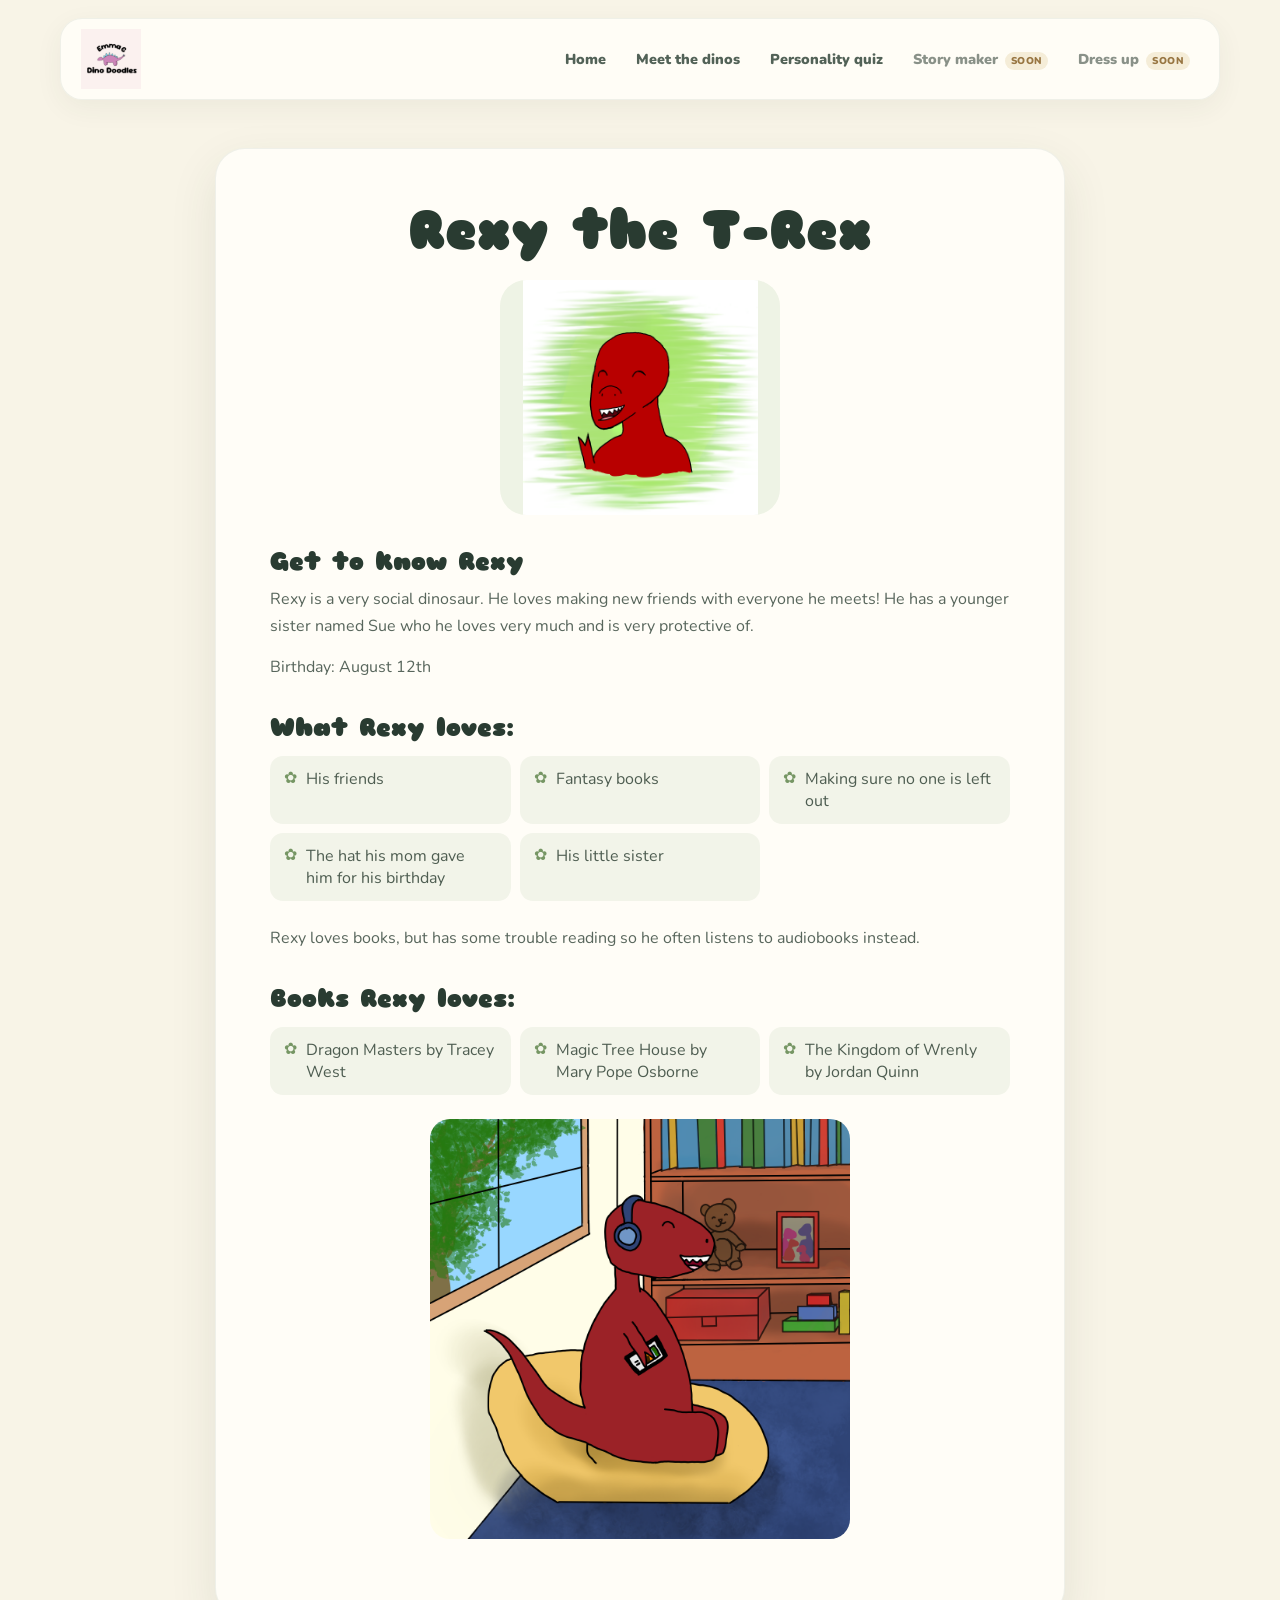
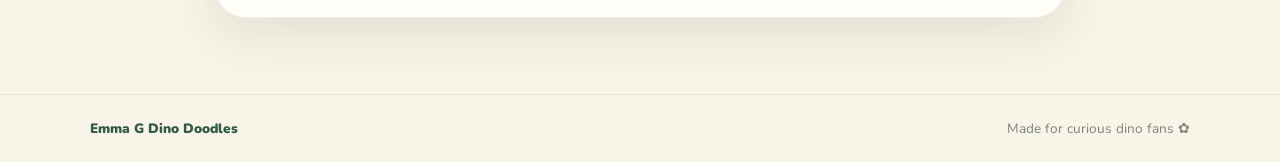
<file: rexy.html>
<!DOCTYPE html>
<html lang="en">
<head>
  <meta charset="UTF-8">
  <meta name="viewport" content="width=device-width, initial-scale=1.0">
  <meta name="theme-color" content="#f8f4e7">
  <meta name="description" content="Meet the Emma G Dino Doodles crew and find the dinosaur that matches your vibe.">
  <link rel="preconnect" href="https://fonts.googleapis.com">
  <link rel="preconnect" href="https://fonts.gstatic.com" crossorigin>
  <link href="https://fonts.googleapis.com/css2?family=Nunito:wght@400;600;700;800;900&family=Sniglet:wght@400;800&display=swap" rel="stylesheet">
  <link rel="stylesheet" href="style.css">
  <title>Rexy | Dino World</title>
</head>
<body>
<header class="site-header">
  <a class="brand" href="index.html" aria-label="Emma G Dino Doodles home"><img src="Cream.png" alt="Emma G Dino Doodles"></a>
  <nav class="main-nav" aria-label="Main navigation">
    <a href="index.html">Home</a>
    <a href="dinos.html">Meet the dinos</a>
    <a href="quiz.html">Personality quiz</a>
    <span class="nav-soon">Story maker <span>Soon</span></span>
    <span class="nav-soon">Dress up <span>Soon</span></span>
  </nav>
</header>
<main class="profile-main"><article class="profile-card">


    <h1>Rexy the T-Rex</h1>
    <img src="Rexy.png" alt="Rexy the T-Rex">
    <h2>Get to know Rexy</h2>
    <p>Rexy is a very social dinosaur. He loves making new friends with everyone he meets! He has a younger sister named Sue who he loves very much and is very protective of.</p>
    <p>Birthday: August 12th</p>
    <h2>What Rexy loves:</h2>
    <ul>
        <li>His friends</li>
        <li>Fantasy books</li>
        <li>Making sure no one is left out</li>
        <li>The hat his mom gave him for his birthday</li>
        <li>His little sister</li>
    </ul>
    <p>Rexy loves books, but has some trouble reading so he often listens to audiobooks instead.</p>
    <h2>Books Rexy loves:</h2>
    <ul>
        <li>Dragon Masters by Tracey West</li>
        <li>Magic Tree House by Mary Pope Osborne</li>
        <li>The Kingdom of Wrenly by Jordan Quinn</li>
    </ul>
    <img src="Rexy listening to an Audiobook.png" alt="Rexy reading">
   





</article></main>
<footer class="site-footer"><a href="index.html">Emma G Dino Doodles</a><span>Made for curious dino fans <span aria-hidden="true">✿</span></span></footer>
</body>
</html>
</file>
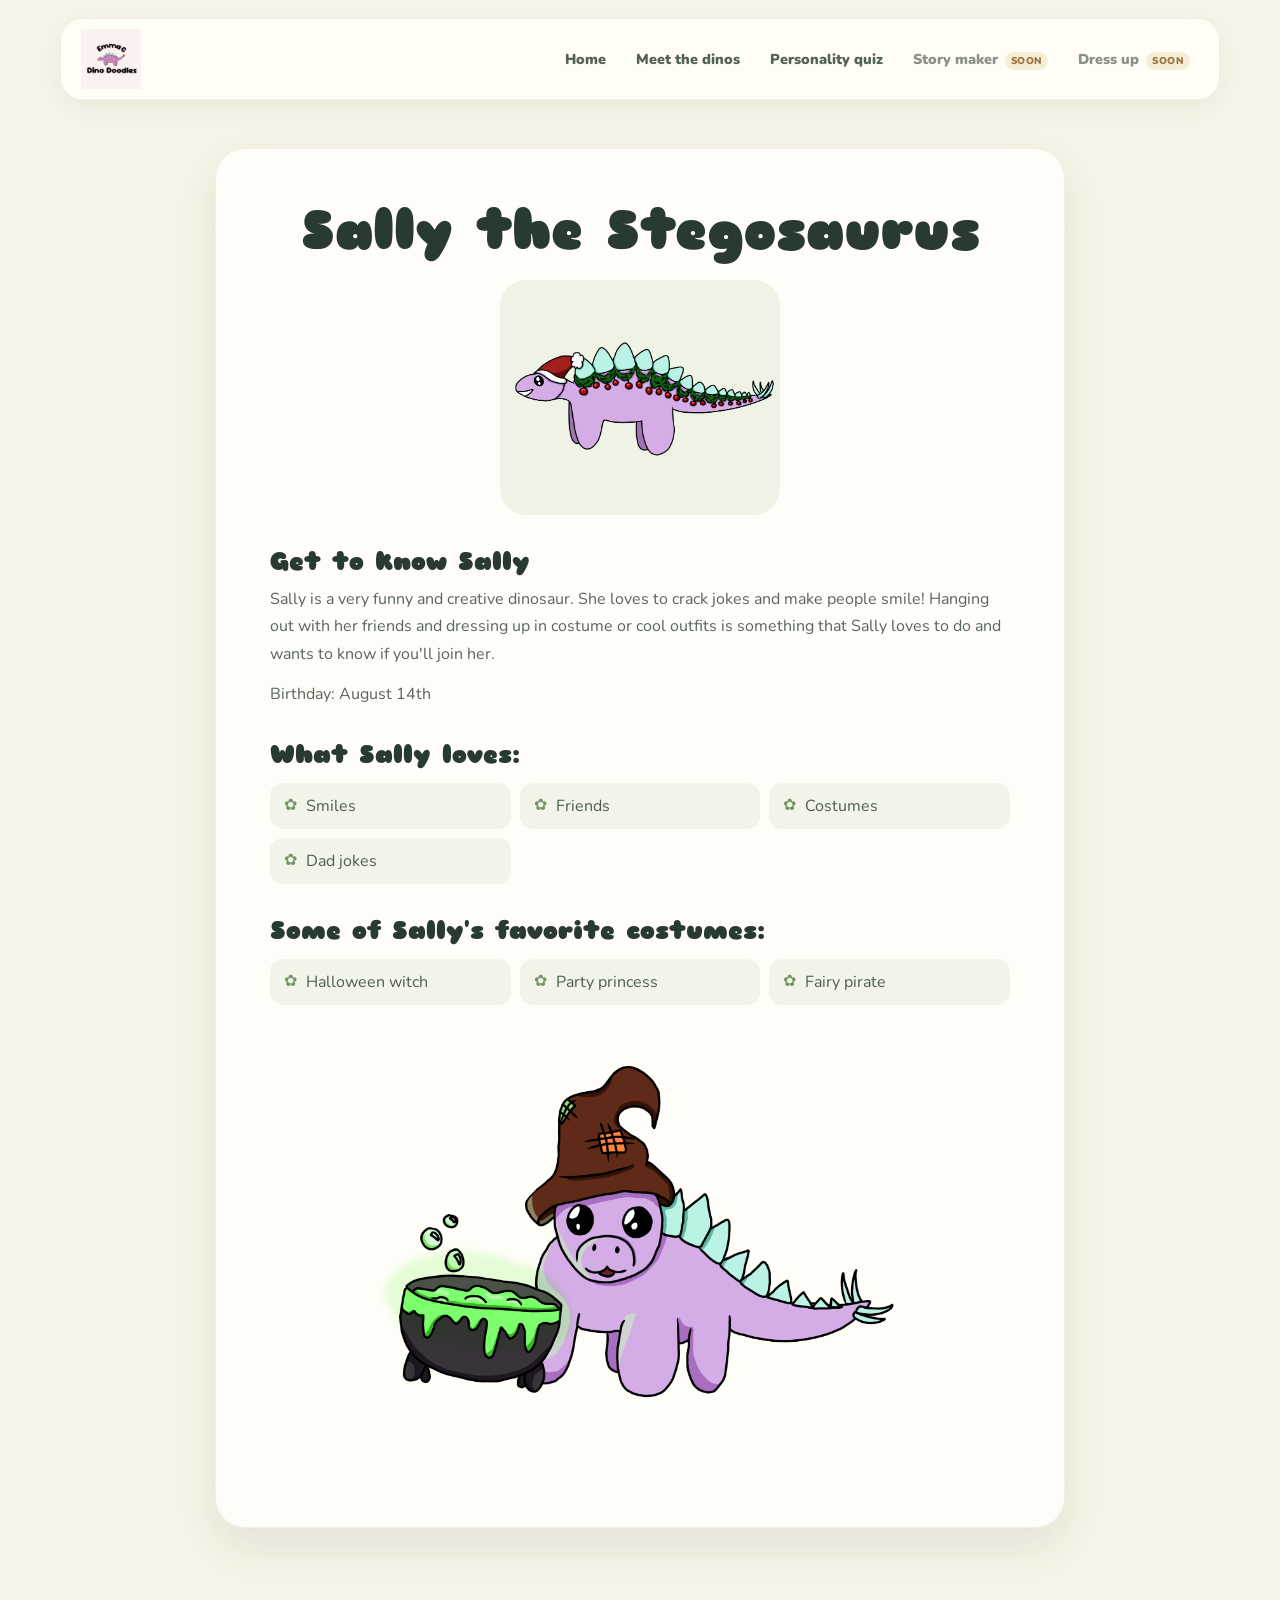
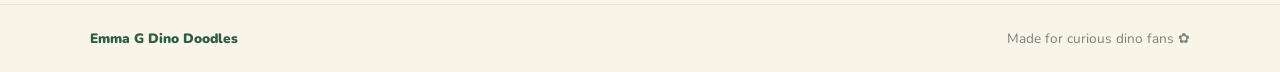
<file: Sally.html>
<!DOCTYPE html>
<html lang="en">
<head>
  <meta charset="UTF-8">
  <meta name="viewport" content="width=device-width, initial-scale=1.0">
  <meta name="theme-color" content="#f8f4e7">
  <meta name="description" content="Meet the Emma G Dino Doodles crew and find the dinosaur that matches your vibe.">
  <link rel="preconnect" href="https://fonts.googleapis.com">
  <link rel="preconnect" href="https://fonts.gstatic.com" crossorigin>
  <link href="https://fonts.googleapis.com/css2?family=Nunito:wght@400;600;700;800;900&family=Sniglet:wght@400;800&display=swap" rel="stylesheet">
  <link rel="stylesheet" href="style.css">
  <title>Sally | Dino World</title>
</head>
<body>
<header class="site-header">
  <a class="brand" href="index.html" aria-label="Emma G Dino Doodles home"><img src="Cream.png" alt="Emma G Dino Doodles"></a>
  <nav class="main-nav" aria-label="Main navigation">
    <a href="index.html">Home</a>
    <a href="dinos.html">Meet the dinos</a>
    <a href="quiz.html">Personality quiz</a>
    <span class="nav-soon">Story maker <span>Soon</span></span>
    <span class="nav-soon">Dress up <span>Soon</span></span>
  </nav>
</header>
<main class="profile-main"><article class="profile-card">
  <h1>Sally the Stegosaurus</h1>
  <img src="Sally Christmas.png" alt="">

  <h2>Get to know Sally</h2>
  <p>Sally is a very funny and creative dinosaur.
    She loves to crack jokes and make people smile! 
    Hanging out with her friends and dressing up in costume or cool outfits is something 
    that Sally loves to do and wants to know if you'll join her.</p>
  <p>Birthday: August 14th </p>

  <h2>What Sally loves:</h2>
  <ul>
    <li>Smiles</li>
    <li>Friends</li>
    <li>Costumes</li>
    <li>Dad jokes</li>
  </ul>

  <h2>Some of Sally's favorite costumes:</h2>
  <ul>
    <li>Halloween witch</li>
    <li>Party princess</li>
    <li>Fairy pirate</li>
  </ul>

  <img src="witchy dino (1).png" alt="">

</article></main>
<footer class="site-footer"><a href="index.html">Emma G Dino Doodles</a><span>Made for curious dino fans <span aria-hidden="true">✿</span></span></footer>
</body>
</html>
</file>
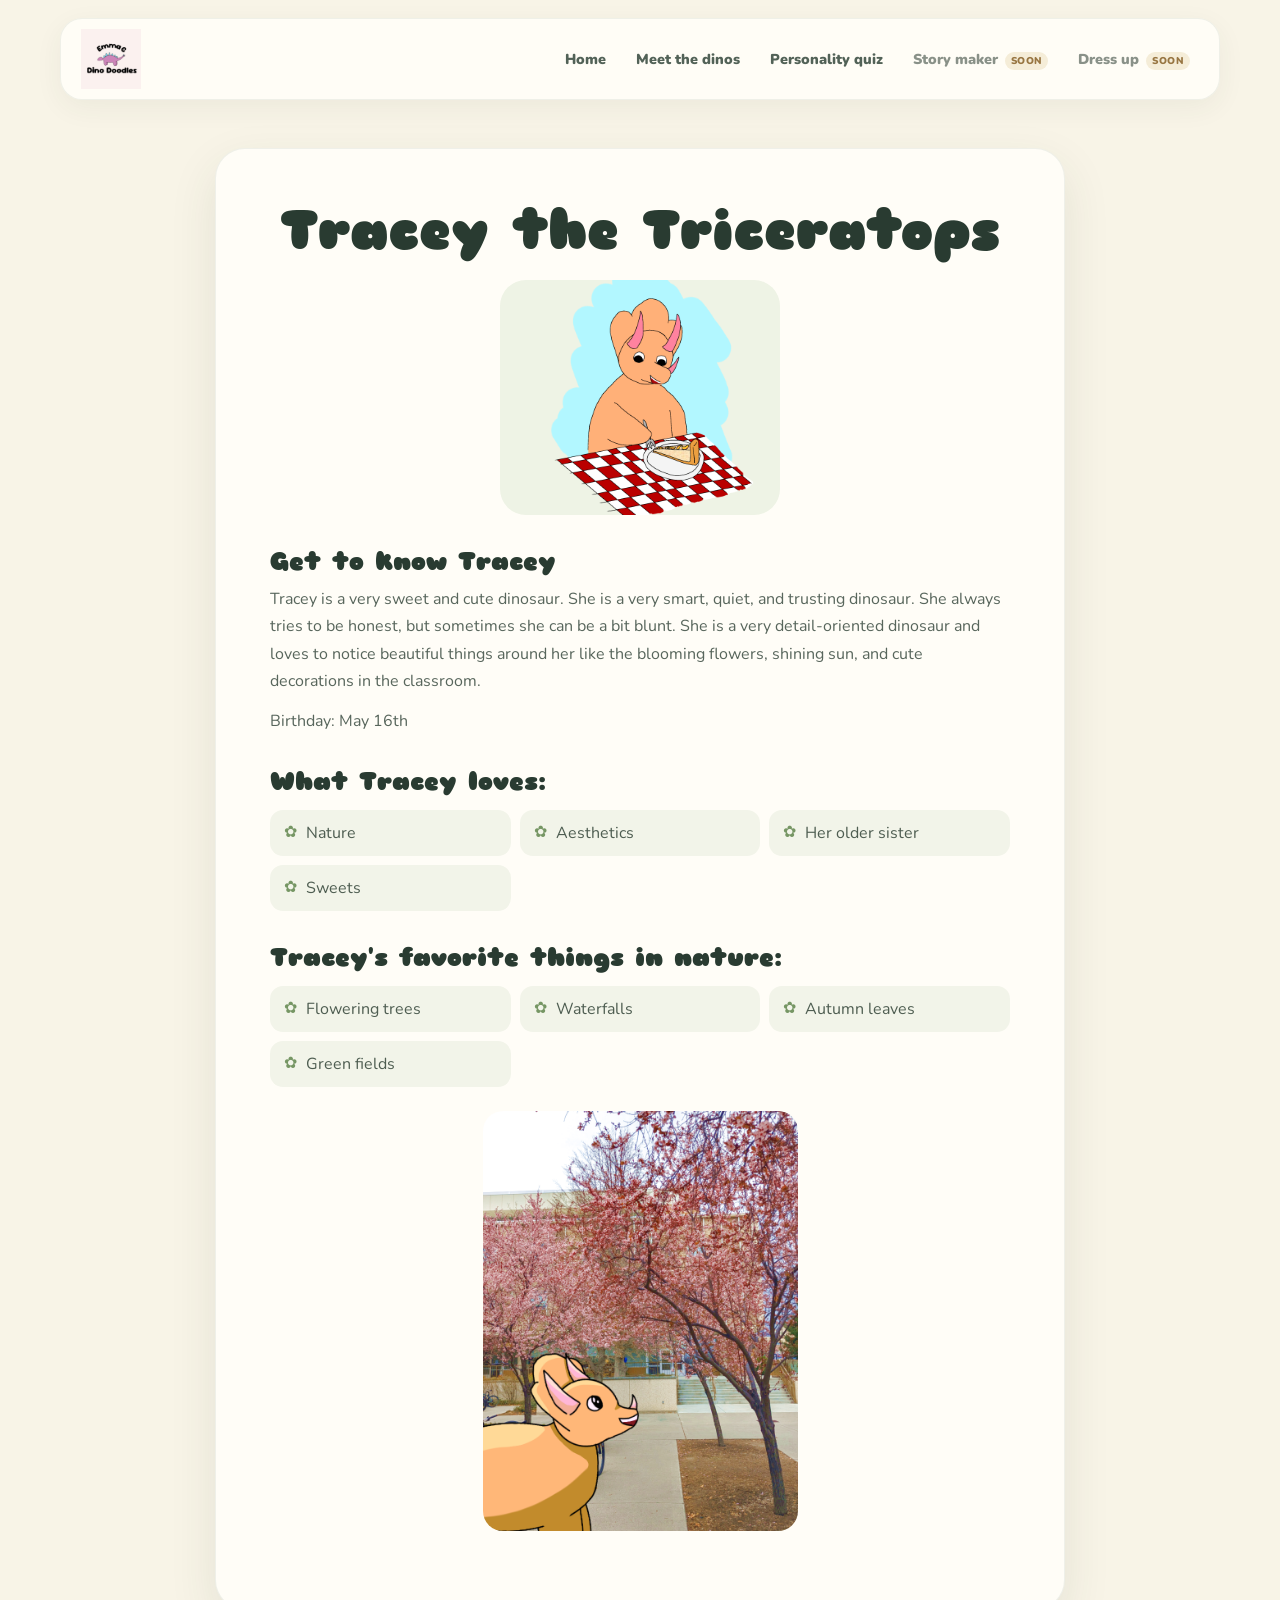
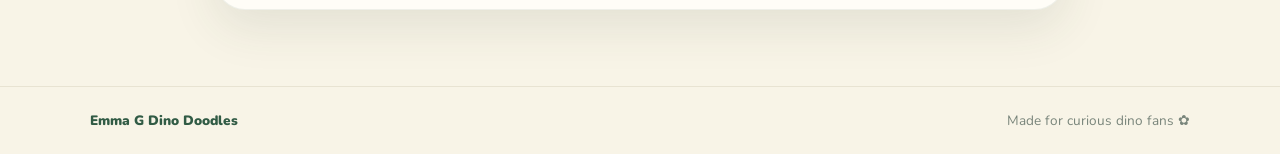
<file: Tracey.html>
<!DOCTYPE html>
<html lang="en">
<head>
  <meta charset="UTF-8">
  <meta name="viewport" content="width=device-width, initial-scale=1.0">
  <meta name="theme-color" content="#f8f4e7">
  <meta name="description" content="Meet the Emma G Dino Doodles crew and find the dinosaur that matches your vibe.">
  <link rel="preconnect" href="https://fonts.googleapis.com">
  <link rel="preconnect" href="https://fonts.gstatic.com" crossorigin>
  <link href="https://fonts.googleapis.com/css2?family=Nunito:wght@400;600;700;800;900&family=Sniglet:wght@400;800&display=swap" rel="stylesheet">
  <link rel="stylesheet" href="style.css">
  <title>Tracey | Dino World</title>
</head>
<body>
<header class="site-header">
  <a class="brand" href="index.html" aria-label="Emma G Dino Doodles home"><img src="Cream.png" alt="Emma G Dino Doodles"></a>
  <nav class="main-nav" aria-label="Main navigation">
    <a href="index.html">Home</a>
    <a href="dinos.html">Meet the dinos</a>
    <a href="quiz.html">Personality quiz</a>
    <span class="nav-soon">Story maker <span>Soon</span></span>
    <span class="nav-soon">Dress up <span>Soon</span></span>
  </nav>
</header>
<main class="profile-main"><article class="profile-card">

    <h1>Tracey the Triceratops</h1>
    <img src="Tracey eating pie.png" alt="">

    <h2>Get to know Tracey</h2>
    <p>Tracey is a very sweet and cute dinosaur. She is a very smart, quiet, and trusting dinosaur. She always tries to be honest, 
        but sometimes she can be a bit blunt. She is a very detail-oriented dinosaur and loves to notice beautiful things around her
        like the blooming flowers, shining sun, and cute decorations in the classroom.
    </p>
    <p>Birthday: May 16th</p>
    

    <h2>What Tracey loves:</h2>
    <ul>
        <li>Nature</li>
        <li>Aesthetics</li>
        <li>Her older sister</li>
        <li>Sweets</li>
    </ul>

    <h2>Tracey's favorite things in nature:</h2>
    <ul>
        <li>Flowering trees</li>
        <li>Waterfalls</li>
        <li>Autumn leaves</li>
        <li>Green fields</li>
    </ul>
    <img src="Tracey looking at a flowering tree.png" alt="Tracey looking up at a flowering tree in the spring">


</article></main>
<footer class="site-footer"><a href="index.html">Emma G Dino Doodles</a><span>Made for curious dino fans <span aria-hidden="true">✿</span></span></footer>
</body>
</html>
</file>
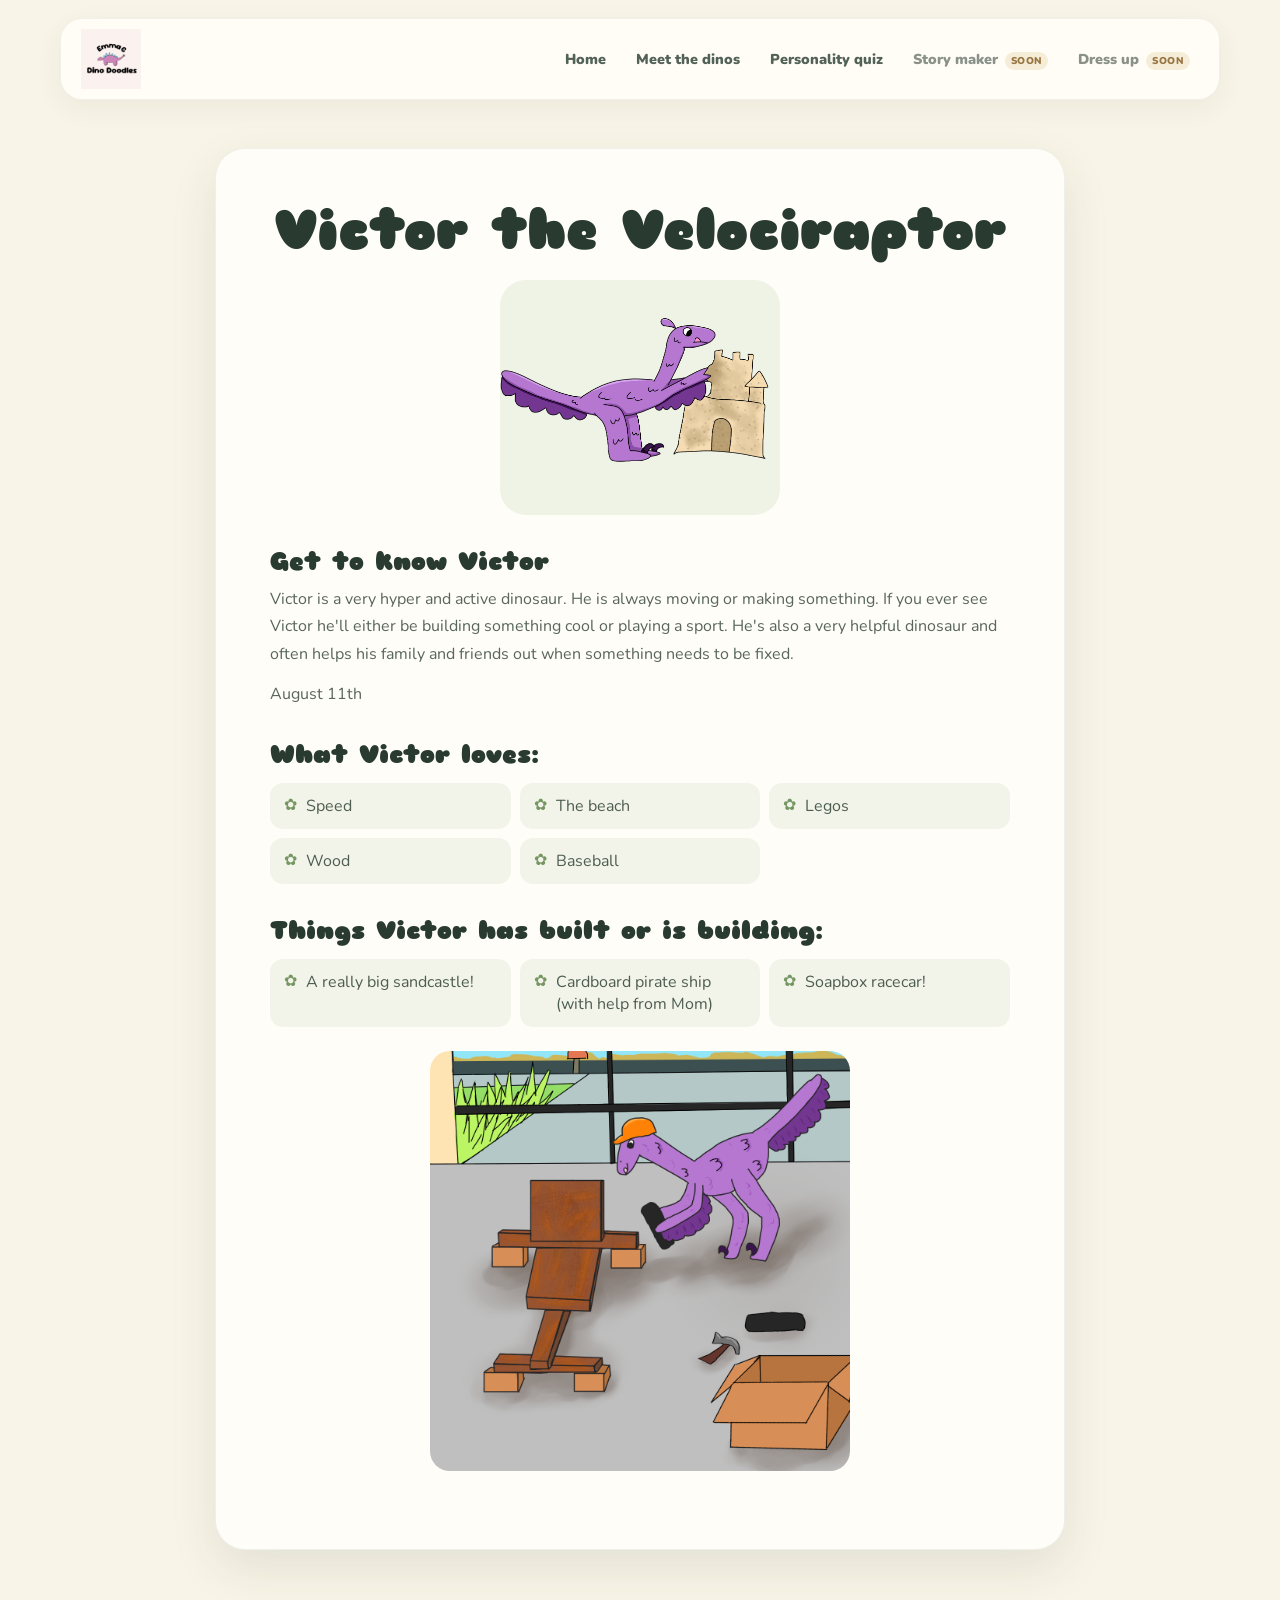
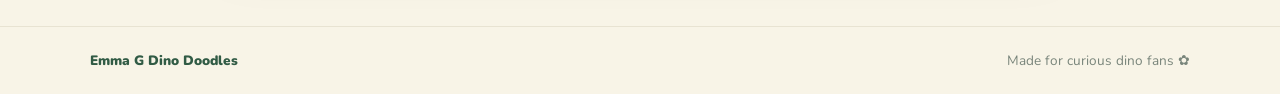
<file: Victor.html>
<!DOCTYPE html>
<html lang="en">
<head>
  <meta charset="UTF-8">
  <meta name="viewport" content="width=device-width, initial-scale=1.0">
  <meta name="theme-color" content="#f8f4e7">
  <meta name="description" content="Meet the Emma G Dino Doodles crew and find the dinosaur that matches your vibe.">
  <link rel="preconnect" href="https://fonts.googleapis.com">
  <link rel="preconnect" href="https://fonts.gstatic.com" crossorigin>
  <link href="https://fonts.googleapis.com/css2?family=Nunito:wght@400;600;700;800;900&family=Sniglet:wght@400;800&display=swap" rel="stylesheet">
  <link rel="stylesheet" href="style.css">
  <title>Victor | Dino World</title>
</head>
<body>
<header class="site-header">
  <a class="brand" href="index.html" aria-label="Emma G Dino Doodles home"><img src="Cream.png" alt="Emma G Dino Doodles"></a>
  <nav class="main-nav" aria-label="Main navigation">
    <a href="index.html">Home</a>
    <a href="dinos.html">Meet the dinos</a>
    <a href="quiz.html">Personality quiz</a>
    <span class="nav-soon">Story maker <span>Soon</span></span>
    <span class="nav-soon">Dress up <span>Soon</span></span>
  </nav>
</header>
<main class="profile-main"><article class="profile-card">

  <h1>Victor the Velociraptor</h1>
  <img src="Sand castle Victor.png" alt="">

  <h2>Get to know Victor</h2>
  <p>Victor is a very hyper and active dinosaur. He is always moving or making something. If you ever see Victor he'll either be building something cool or playing a sport. 
    He's also a very helpful dinosaur and often helps his family and friends out when something needs to be fixed.</p>
  
  <p>August 11th</p>

  <h2>What Victor loves:</h2>
  <ul>
    <li>Speed</li>
    <li>The beach</li>
    <li>Legos</li>
    <li>Wood</li>
    <li>Baseball</li>
  </ul>
  
  <h2>Things Victor has built or is building:</h2>
  <ul>
    <li>A really big sandcastle!</li>
    <li>Cardboard pirate ship (with help from Mom)</li>
    <li>Soapbox racecar!</li>
  </ul>
  <img src="Soapbox car Victor.png" alt="">


</article></main>
<footer class="site-footer"><a href="index.html">Emma G Dino Doodles</a><span>Made for curious dino fans <span aria-hidden="true">✿</span></span></footer>
</body>
</html>
</file>
<file: style.css>
:root {
  color-scheme: light;
  --ink: #293b31;
  --muted: #65746a;
  --forest: #315b45;
  --leaf: #6f9661;
  --cream: #f8f4e7;
  --paper: #fffdf7;
  --line: #e8e3d2;
  --gold: #efbb54;
  --shadow: 0 18px 48px rgba(52, 70, 51, .10);
  font-family: "Nunito", sans-serif;
  color: var(--ink);
  background: var(--cream);
}
* { box-sizing: border-box; }
html { scroll-behavior: smooth; }
body { min-height: 100vh; margin: 0; background: var(--cream); color: var(--ink); }
a { color: inherit; }
h1, h2, h3 { margin-top: 0; color: var(--ink); font-family: "Sniglet", "Nunito", sans-serif; }
p { line-height: 1.7; }
.site-header {
  position: relative; z-index: 2; display: flex; align-items: center; justify-content: space-between; gap: 24px;
  width: min(1160px, calc(100% - 40px)); margin: 18px auto 0; padding: 10px 16px 10px 20px;
  border: 1px solid rgba(49,91,69,.08); border-radius: 22px; background: rgba(255,253,247,.96);
  box-shadow: 0 8px 28px rgba(50,65,48,.06);
}
.brand { display: inline-flex; flex: 0 0 auto; align-items: center; }
.brand img { display: block; width: auto; max-width: 195px; max-height: 60px; object-fit: contain; }
.main-nav { display: flex; flex-wrap: wrap; align-items: center; justify-content: flex-end; gap: 4px; }
.main-nav a, .nav-soon { padding: 11px 13px; border-radius: 999px; color: #526257; font-size: .9rem; font-weight: 900; text-decoration: none; white-space: nowrap; }
.main-nav a { transition: background .2s, color .2s, transform .2s; }
.main-nav a:hover, .main-nav a:focus-visible { transform: translateY(-1px); outline: none; background: #eff3e6; color: var(--forest); }
.nav-soon { color: #899188; cursor: default; }
.nav-soon span { margin-left: 3px; padding: 2px 6px; border-radius: 999px; background: #f5edd8; color: #987642; font-size: .62rem; letter-spacing: .04em; text-transform: uppercase; }
main { width: min(1100px, calc(100% - 40px)); margin: 0 auto; }
.welcome-hero { display: grid; min-height: 455px; grid-template-columns: 1.05fr .95fr; align-items: center; gap: 55px; padding: 70px 24px 64px; }
.hero-copy { max-width: 540px; }
.eyebrow, .card-kicker { margin: 0 0 13px; color: #6d8c5c; font-size: .76rem; font-weight: 900; letter-spacing: .13em; text-transform: uppercase; }
.welcome-hero h1 { margin: 0 0 22px; font-size: clamp(2.8rem, 5vw, 4.55rem); letter-spacing: -.035em; line-height: .99; }
.welcome-hero h1 span { color: #72955c; }
.hero-copy > p:not(.eyebrow):not(.hero-note) { max-width: 470px; margin: 0 0 25px; color: #627066; font-size: 1.08rem; }
.button { display: inline-flex; min-height: 52px; align-items: center; justify-content: center; gap: 14px; padding: 0 23px; border: 0; border-radius: 999px; background: var(--forest); box-shadow: 0 8px 18px rgba(49,91,69,.18); color: #fff; cursor: pointer; font: 900 1rem "Nunito", sans-serif; text-decoration: none; transition: transform .18s, box-shadow .18s, background .18s; }
.button:hover, .button:focus-visible { transform: translateY(-2px); outline: 3px solid rgba(111,157,102,.25); background: #264c39; box-shadow: 0 12px 24px rgba(49,91,69,.22); }
.hero-note { margin: 12px 0 0 8px; color: #829086; font-size: .82rem; font-weight: 700; }
.sun { position: absolute; top: 13%; right: 16%; width: 87px; height: 87px; border-radius: 50%; background: #f2c561; box-shadow: 0 0 0 14px rgba(242,197,97,.16); }
.hill { position: absolute; border-radius: 50% 50% 0 0; }
.hill-back { bottom: -40px; left: -12%; width: 125%; height: 180px; transform: rotate(-7deg); background: #bdd29b; }
.hill-front { bottom: -49px; left: -6%; width: 125%; height: 130px; transform: rotate(6deg); background: #86ad72; }
.hero-dino { position: absolute; z-index: 1; filter: drop-shadow(0 11px 7px rgba(60,83,46,.16)); }
.hero-dino-one { bottom: 18px; left: 15%; transform: rotate(-5deg); font-size: clamp(7rem, 15vw, 11.5rem); }
.hero-dino-two { right: 9%; bottom: 36px; transform: scaleX(-1) rotate(-7deg); font-size: clamp(5.6rem, 12vw, 8rem); }
.hero-photo {
  position: relative;
  display: block;
  width: 100%;
  max-width: 450px;
  max-height: 380px;
  height: auto;
  justify-self: center;
  align-self: center;
  object-fit: contain;
  border-radius: 20px;
}
.sparkle { position: absolute; z-index: 1; color: #fff9dd; font-size: 2rem; }.sparkle-one { top: 20%; left: 14%; }.sparkle-two { top: 40%; right: 21%; color: #e69480; }
.feature-section, .character-section { padding: 44px 0 58px; }
.section-heading { max-width: 650px; margin: 0 auto 30px; text-align: center; }
.section-heading h1, .section-heading h2 { margin: 0 0 9px; font-size: clamp(2rem, 3.2vw, 2.8rem); line-height: 1.1; }
.section-heading > p:last-child { margin: 0; color: var(--muted); }
.feature-grid { display: grid; grid-template-columns: repeat(3,1fr); gap: 18px; }
.feature-card { position: relative; min-height: 258px; padding: 27px 25px 24px; border: 1px solid rgba(49,91,69,.07); border-radius: 23px; background: var(--paper); box-shadow: 0 10px 30px rgba(52,70,51,.055); }
.feature-quiz { background: #f1f5e8; }.feature-story { background: #f5f0df; }.feature-dress { background: #f6ece5; }
.feature-icon { display: grid; width: 43px; height: 43px; place-items: center; border-radius: 15px; background: rgba(255,255,255,.78); color: var(--forest); font-size: 1.4rem; font-weight: 900; }
.card-kicker { margin: 17px 0 5px; font-size: .68rem; }
.feature-card h3 { margin: 0 0 8px; font-size: 1.38rem; }
.feature-card > p:not(.card-kicker) { min-height: 52px; margin: 0 0 14px; color: var(--muted); font-size: .93rem; line-height: 1.55; }
.text-link { color: var(--forest); font-size: .9rem; font-weight: 900; text-decoration: none; }.text-link:hover { text-decoration: underline; text-underline-offset: 3px; }.disabled-link { color: #788278; font-size: .82rem; }
.character-section { padding-top: 54px; border-top: 1px solid var(--line); }
.character-grid { display: grid; grid-template-columns: repeat(3,1fr); gap: 17px; }
.character-tile { --tile: #edf2df; display: flex; min-height: 205px; flex-direction: column; align-items: center; padding: 16px 12px 19px; border: 1px solid rgba(49,91,69,.07); border-radius: 22px; background: var(--tile); text-align: center; text-decoration: none; transition: transform .2s, box-shadow .2s; }
.character-tile:hover, .character-tile:focus-visible { transform: translateY(-4px) rotate(-.5deg); outline: 3px solid rgba(111,157,102,.24); box-shadow: var(--shadow); }
.tile-green{--tile:#e8f0dc}.tile-blue{--tile:#e7f1ef}.tile-pink{--tile:#f6e9e3}.tile-yellow{--tile:#f5efd9}.tile-peach{--tile:#f6e9dc}.tile-lilac{--tile:#eeebf5}.tile-mint{--tile:#e5f0e6}.tile-sky{--tile:#e4eef5}.tile-rose{--tile:#f4e8e8}
.tile-emoji { display: grid; min-height: 116px; place-items: center; font-size: 5.3rem; line-height: 1; filter: drop-shadow(0 6px 4px rgba(50,70,50,.1)); }
.dino-image { display: none; width: 122px; height: 116px; object-fit: contain; }
.character-tile:has(.dino-image[src]:not([hidden])) .dino-image { display: block; }
.character-tile:has(.dino-image[src]:not([hidden])) .tile-emoji { display: none; }
.dino-image[hidden] { display: none !important; }
.character-name { font: 800 1.18rem "Sniglet", sans-serif; }.character-kind { margin-top: 2px; color: #6d7b70; font-size: .79rem; font-weight: 700; }
.site-footer { display: flex; justify-content: space-between; gap: 20px; padding: 24px max(24px,calc((100% - 1100px)/2)); border-top: 1px solid var(--line); color: #79857b; font-size: .85rem; }
.site-footer a { color: var(--forest); font-weight: 900; text-decoration: none; }
/* Dinosaur bios */
.profile-main { max-width: 850px; padding: 48px 0 76px; }
.profile-card { padding: clamp(26px,5vw,54px); border: 1px solid rgba(49,91,69,.08); border-radius: 30px; background: var(--paper); box-shadow: var(--shadow); }
.profile-card h1 { margin: 0 0 20px; font-size: clamp(2.25rem,5vw,3.4rem); line-height: 1.05; text-align: center; }
.profile-card > img:first-of-type, .profile-art { display: grid; width: min(100%,280px); height: 235px; place-items: center; margin: 0 auto 24px; border-radius: 26px; background: #eef3e5; object-fit: contain; }
.profile-art { font-size: 8rem; }
.profile-card h2 { margin: 31px 0 9px; font-size: 1.55rem; }
.profile-card p { margin: 0 0 13px; color: #58665c; }
.profile-card ul { display: grid; grid-template-columns: repeat(auto-fit,minmax(190px,1fr)); gap: 9px; margin: 13px 0 24px; padding: 0; list-style: none; }
.profile-card li { position: relative; padding: 12px 15px 12px 36px; border-radius: 13px; background: #f2f4e9; color: #4e5d51; }
.profile-card li::before { position: absolute; top: 11px; left: 14px; color: #769664; content: "✿"; }
.profile-card > img:not(:first-of-type), .profile-extra-image { display: block; max-width: 100%; max-height: 420px; margin: 24px auto; border-radius: 20px; object-fit: contain; }
/* Quiz */
.quiz-page { max-width: 920px; padding: 52px 0 76px; }
.quiz-intro { max-width: 650px; margin: 0 auto 28px; text-align: center; }
.quiz-intro h1 { margin: 0 0 12px; font-size: clamp(2.4rem,5vw,3.7rem); line-height: 1.05; }
.quiz-intro > p:last-child { margin: 0; color: var(--muted); }
.quiz-card, .result-card { padding: clamp(20px,4vw,38px); border: 1px solid rgba(49,91,69,.08); border-radius: 28px; background: var(--paper); box-shadow: var(--shadow); }
.quiz-part { display: grid; grid-template-columns: repeat(2,minmax(0,1fr)); gap: 16px; margin-bottom: 22px; }
.quiz-card fieldset { min-width: 0; margin: 0; padding: 18px; border: 1px solid #e9eadc; border-radius: 18px; background: #fffef9; }
.quiz-card legend { display: flex; gap: 9px; align-items: flex-start; padding: 0 4px 9px 0; font-weight: 900; line-height: 1.35; }
.question-number { display: grid; width: 26px; height: 26px; flex: 0 0 26px; place-items: center; border-radius: 50%; background: #789a66; color: white; font-size: .82rem; }
.question-text { padding-top: 3px; }
.quiz-card label { display: flex; gap: 9px; align-items: flex-start; margin: 5px 0; padding: 9px 10px; border-radius: 11px; color: #536057; cursor: pointer; font-size: .9rem; line-height: 1.4; transition: background .15s; }
.quiz-card label:hover { background: #f1f4e9; }
.quiz-card input[type="radio"] { flex: 0 0 auto; margin: 2px 0 0; accent-color: #547d55; }
.quiz-card > .button { display: flex; margin: 4px auto 0; }
.result-card { margin-top: 22px; text-align: center; }.result-card h2 { margin: 0 0 8px; font-size: 2rem; }.result-card p:not(.eyebrow) { color: var(--muted); }
.secondary-button { padding: 12px 18px; border: 0; border-radius: 999px; background: #eaf0df; color: var(--forest); cursor: pointer; font: 900 .95rem "Nunito",sans-serif; }
[hidden] { display: none !important; }
.directory-page { padding: 48px 0 76px; }.directory-grid { margin-top: 20px; }
@media (max-width: 760px) {
  .site-header { width: min(100% - 24px,600px); flex-direction: column; gap: 6px; padding: 10px 12px; }
  .brand img { max-width: 170px; max-height: 48px; }.main-nav { justify-content: center; gap: 0; }.main-nav a, .nav-soon { padding: 9px 8px; font-size: .76rem; }
  main { width: min(100% - 28px,650px); }.welcome-hero { grid-template-columns: 1fr; gap: 26px; padding: 54px 4px 36px; }.hero-copy { margin: auto; text-align: center; }.hero-copy > p:not(.eyebrow):not(.hero-note) { margin-right: auto; margin-left: auto; }.hero-photo { height: 290px; }
  .feature-section, .character-section { padding: 36px 0 44px; }.feature-grid { grid-template-columns: 1fr; }.feature-card { min-height: 0; }.feature-card > p:not(.card-kicker) { min-height: 0; }
  .character-grid { grid-template-columns: repeat(2,minmax(0,1fr)); gap: 12px; }.character-tile { min-height: 180px; }.tile-emoji, .dino-image { min-height: 100px; height: 100px; font-size: 4.5rem; }
  .quiz-page { padding-top: 38px; }.quiz-part { grid-template-columns: 1fr; }.quiz-card fieldset { padding: 15px; }.profile-main { padding: 30px 0 50px; }.profile-card { border-radius: 23px; }.profile-card > img:first-of-type, .profile-art { height: 200px; }
  .site-footer { flex-direction: column; gap: 5px; padding: 22px 18px; text-align: center; }
}
@media (prefers-reduced-motion: reduce) { *,*::before,*::after { scroll-behavior: auto !important; transition-duration: .01ms !important; } }
</file>
